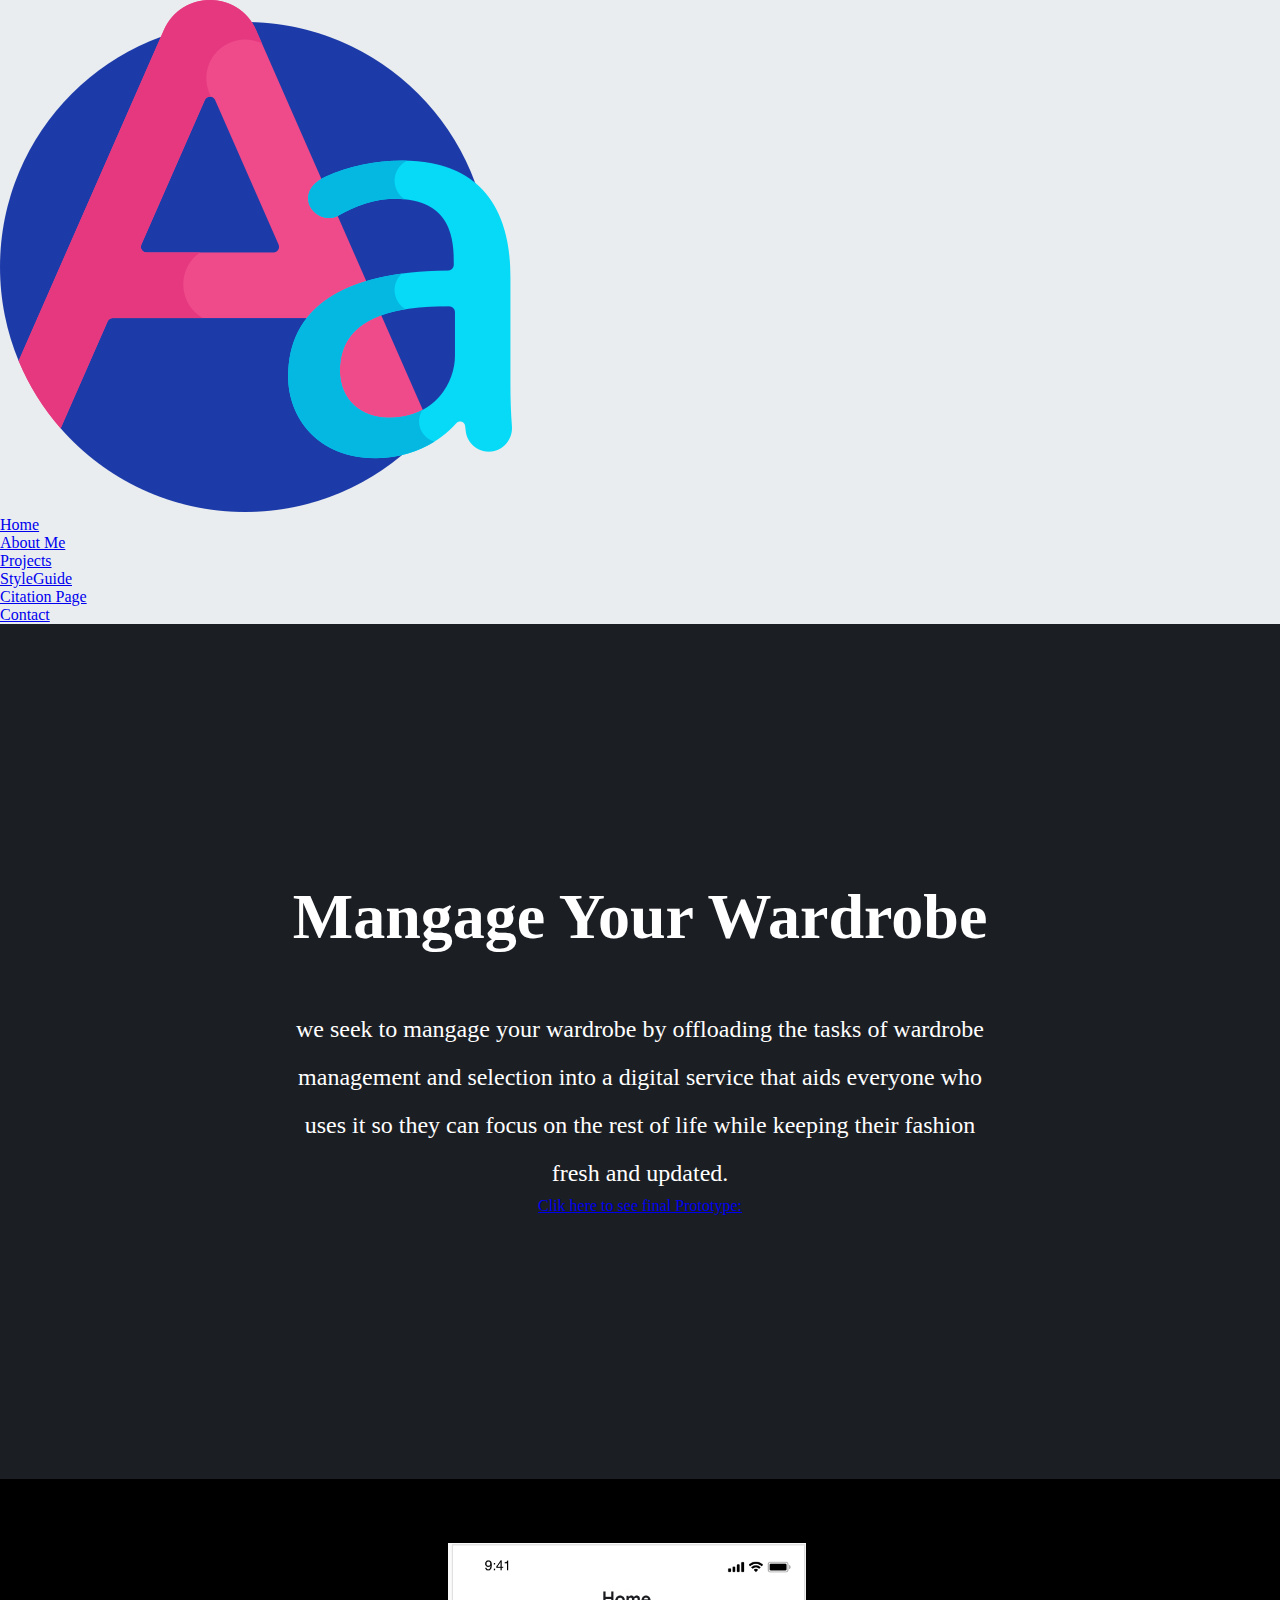
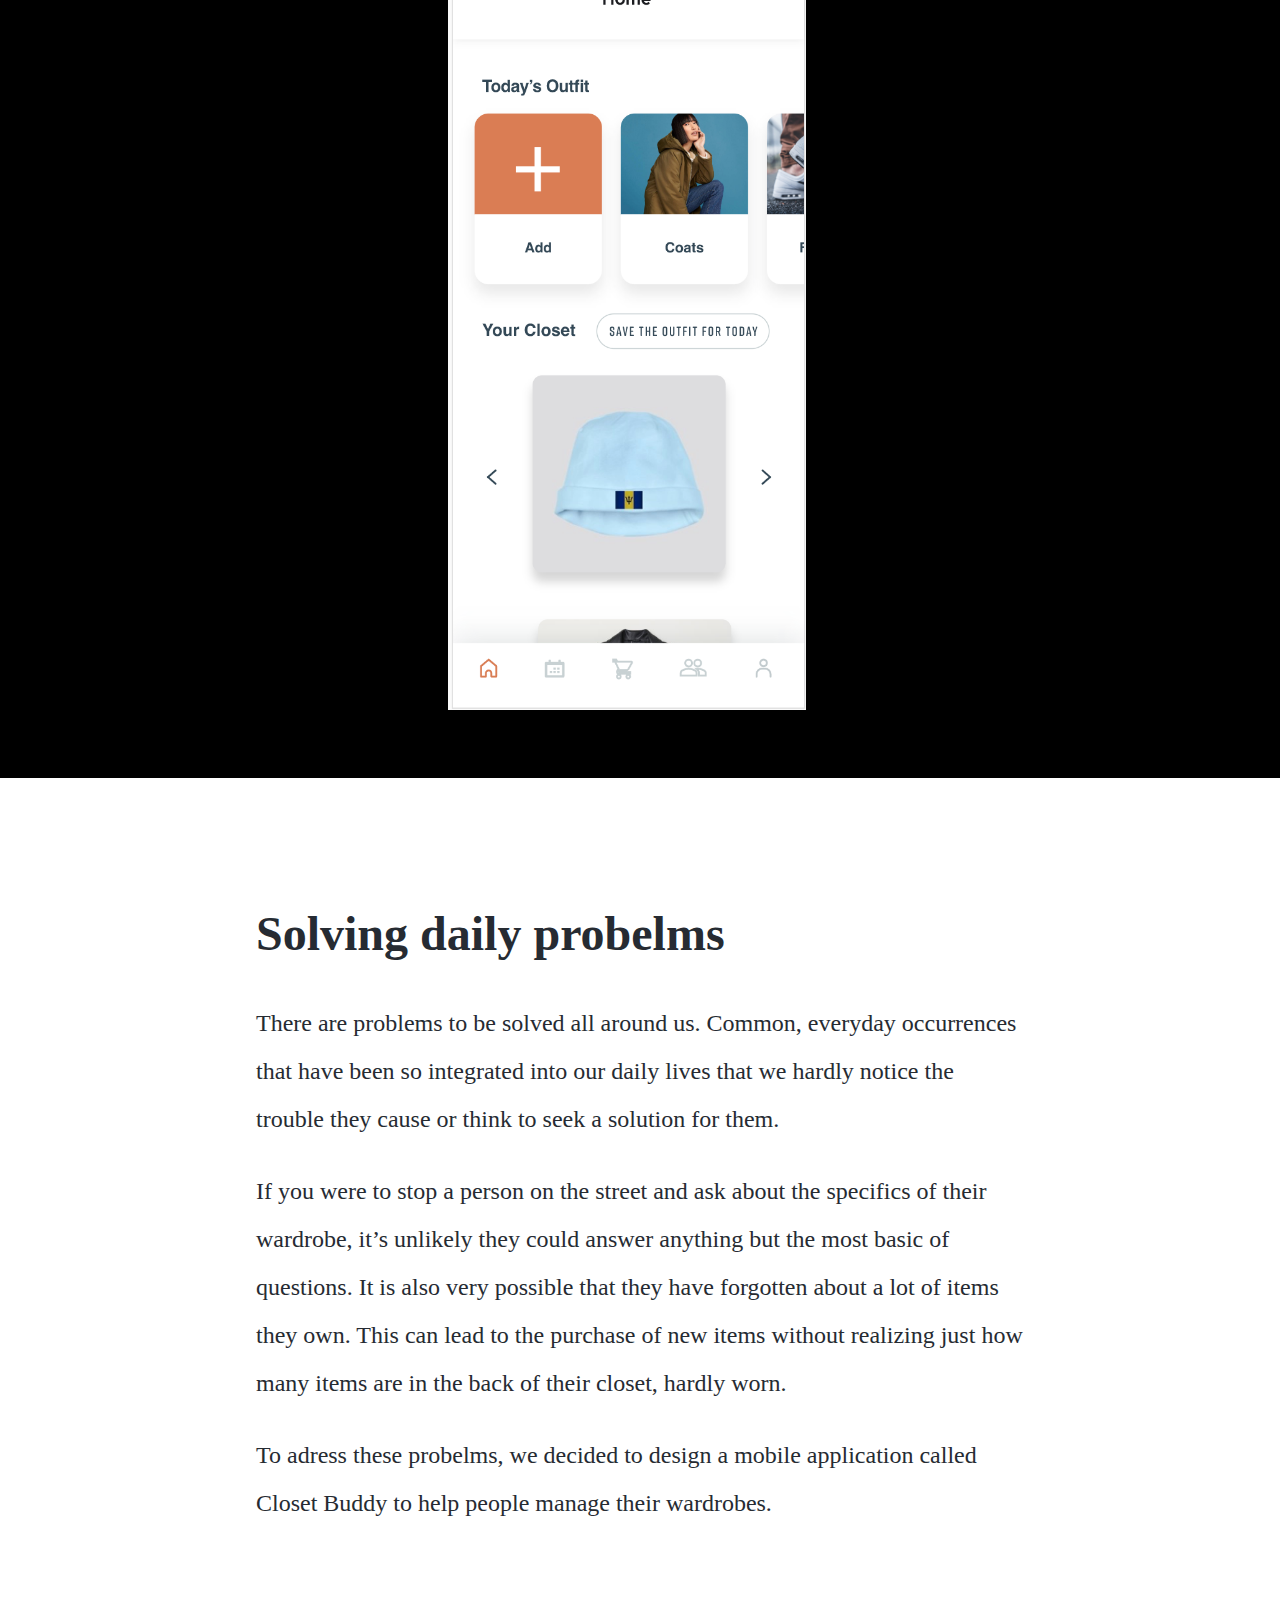
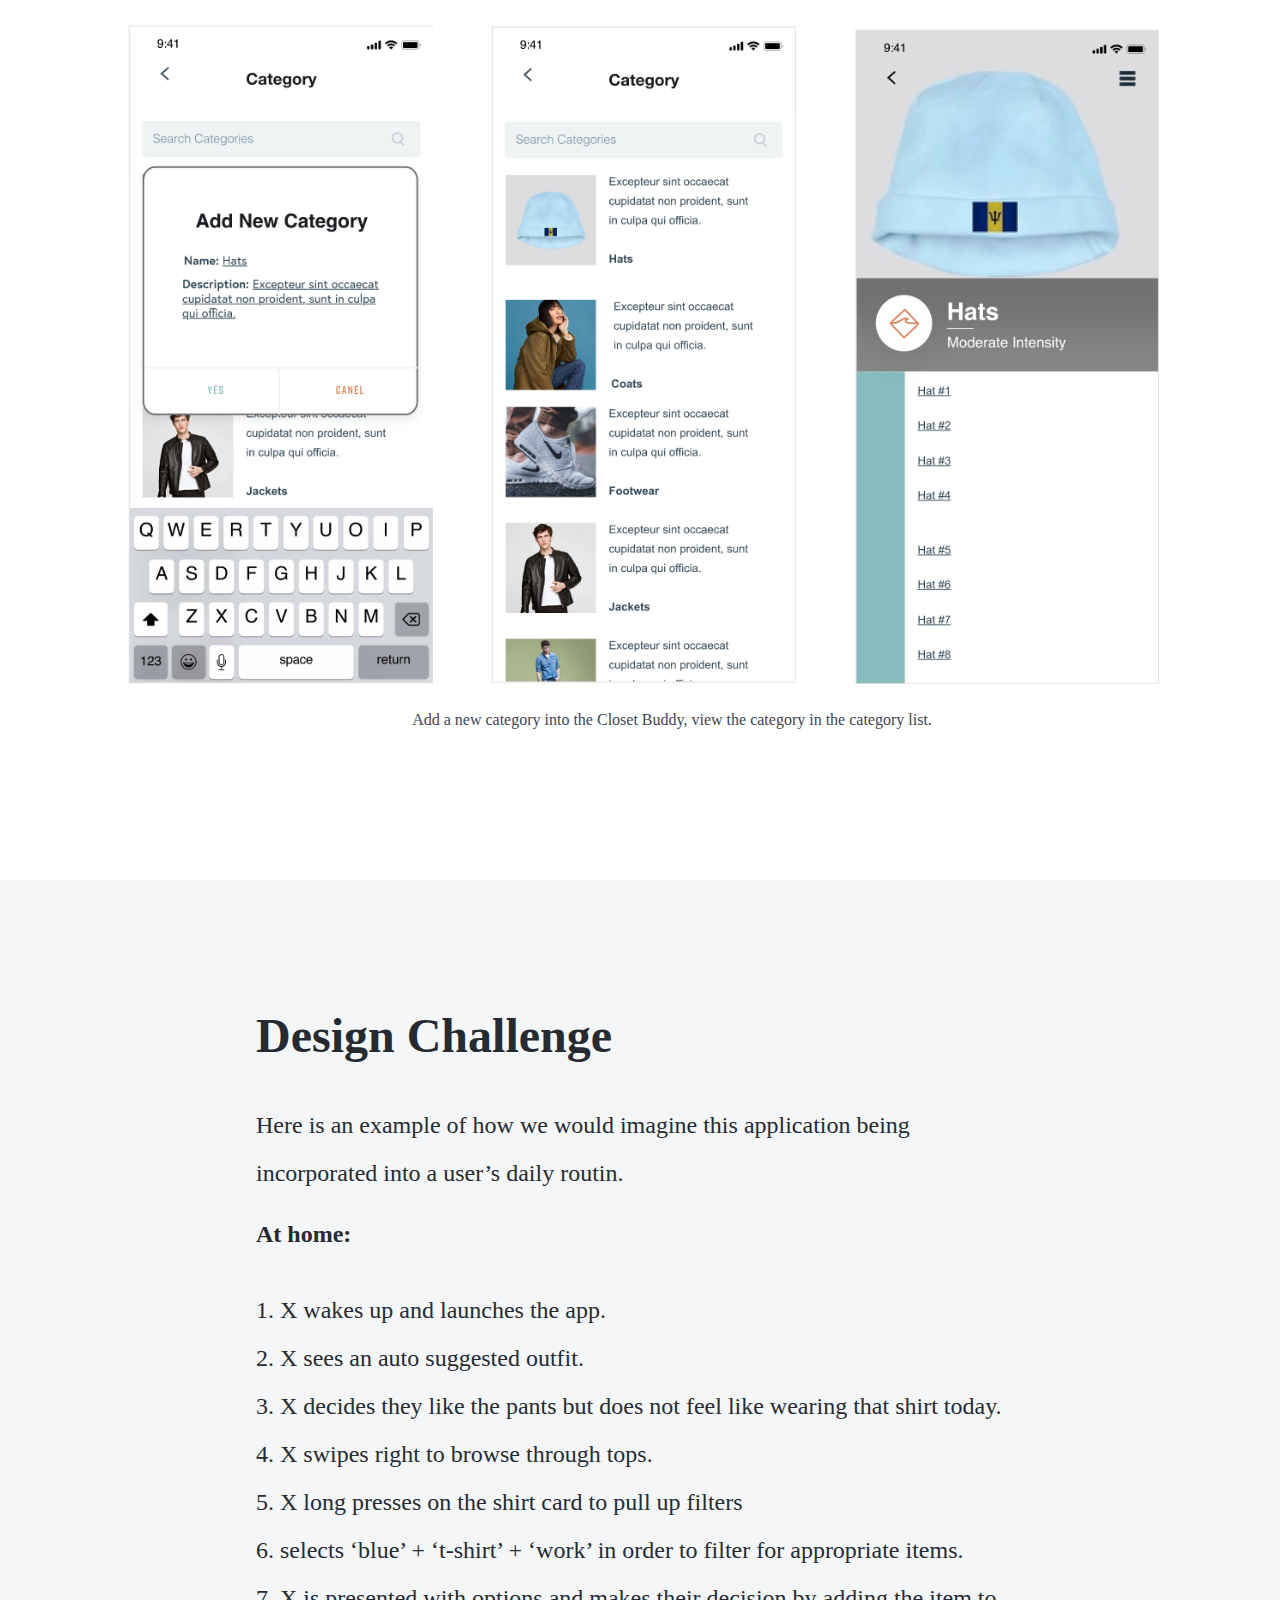
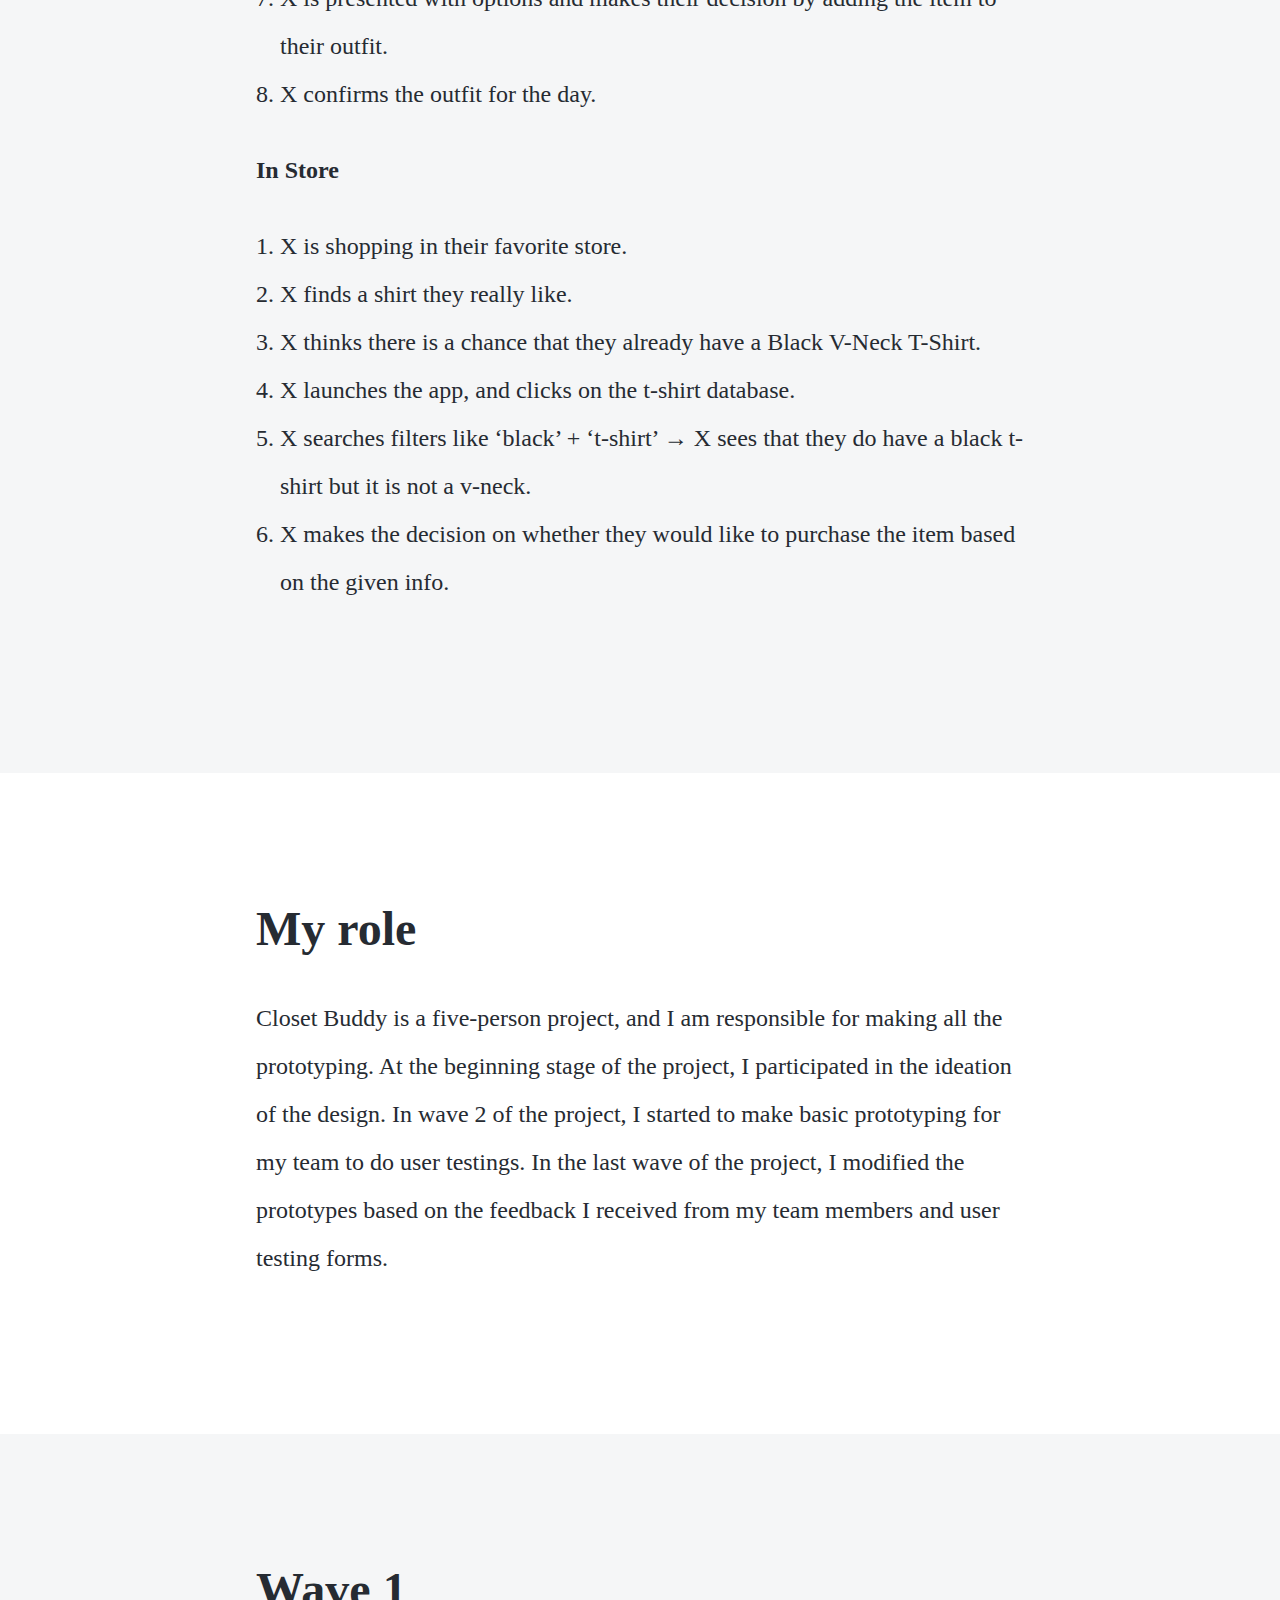
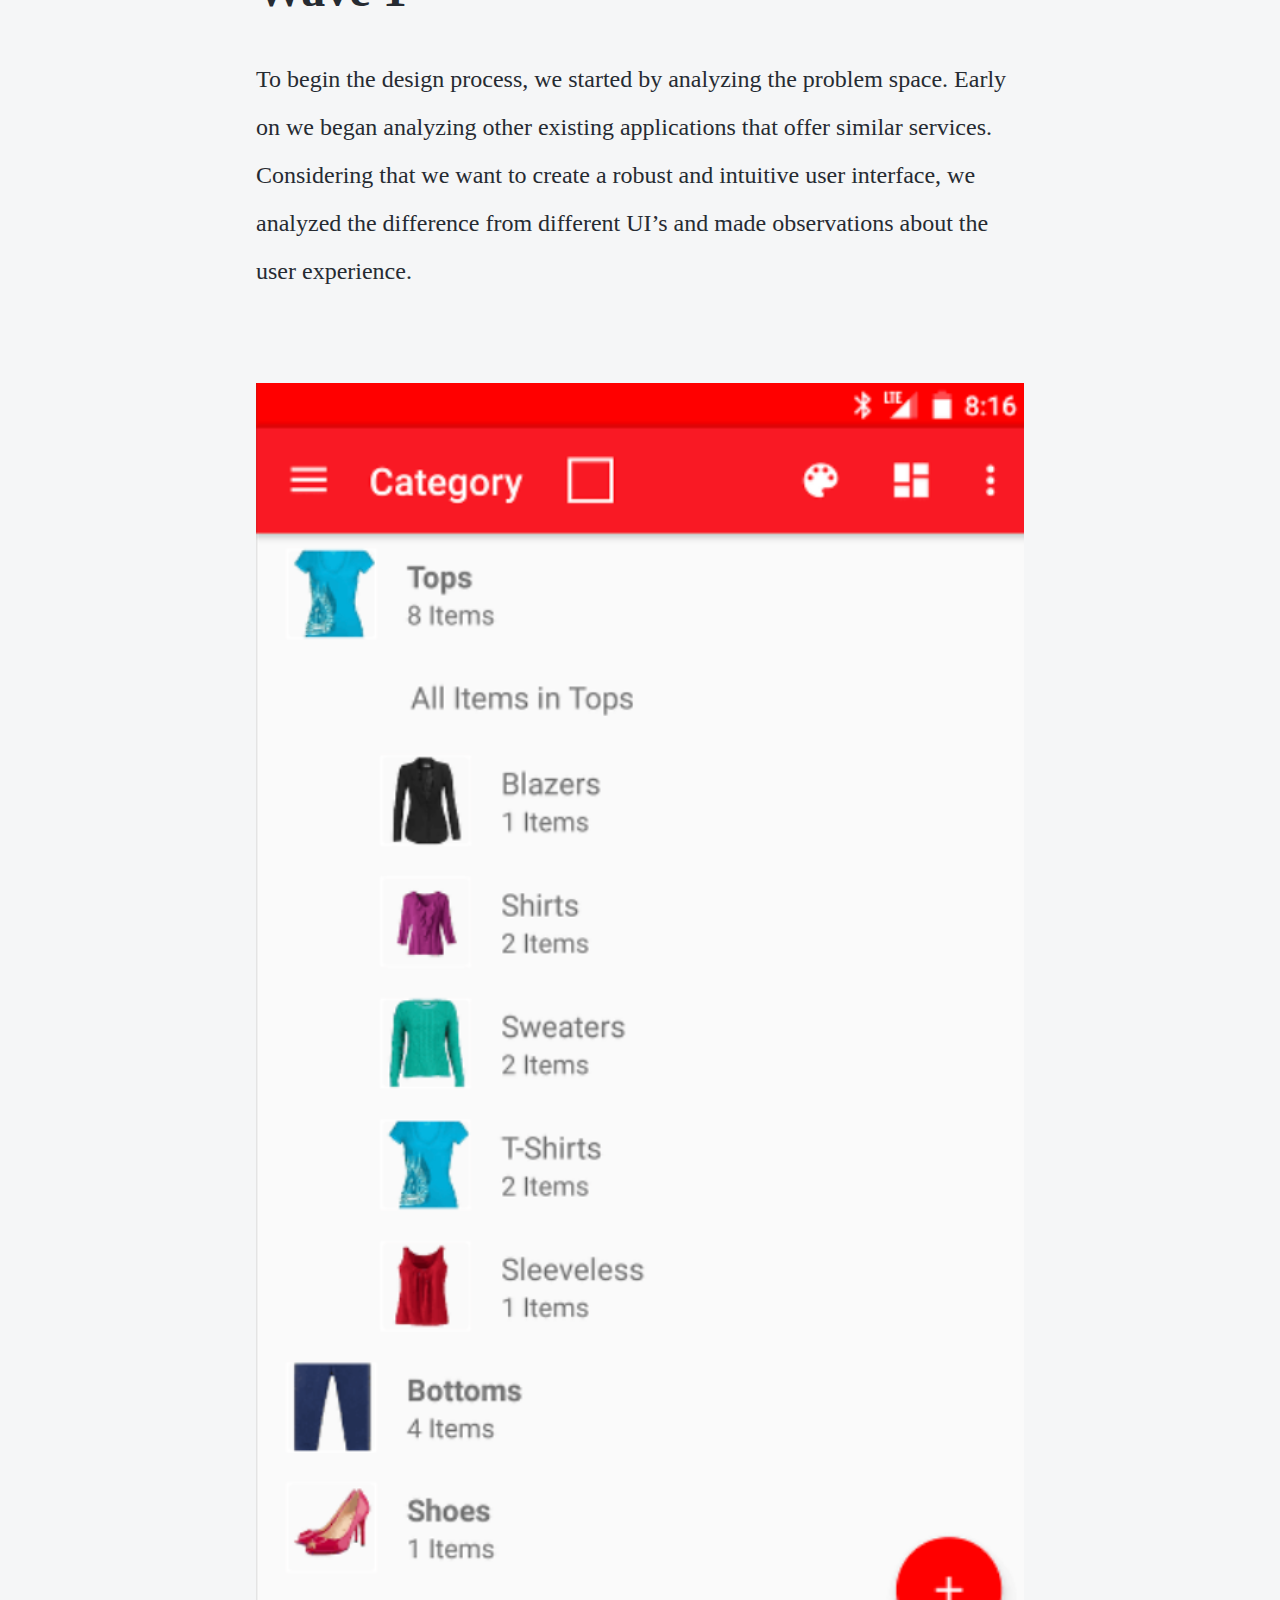
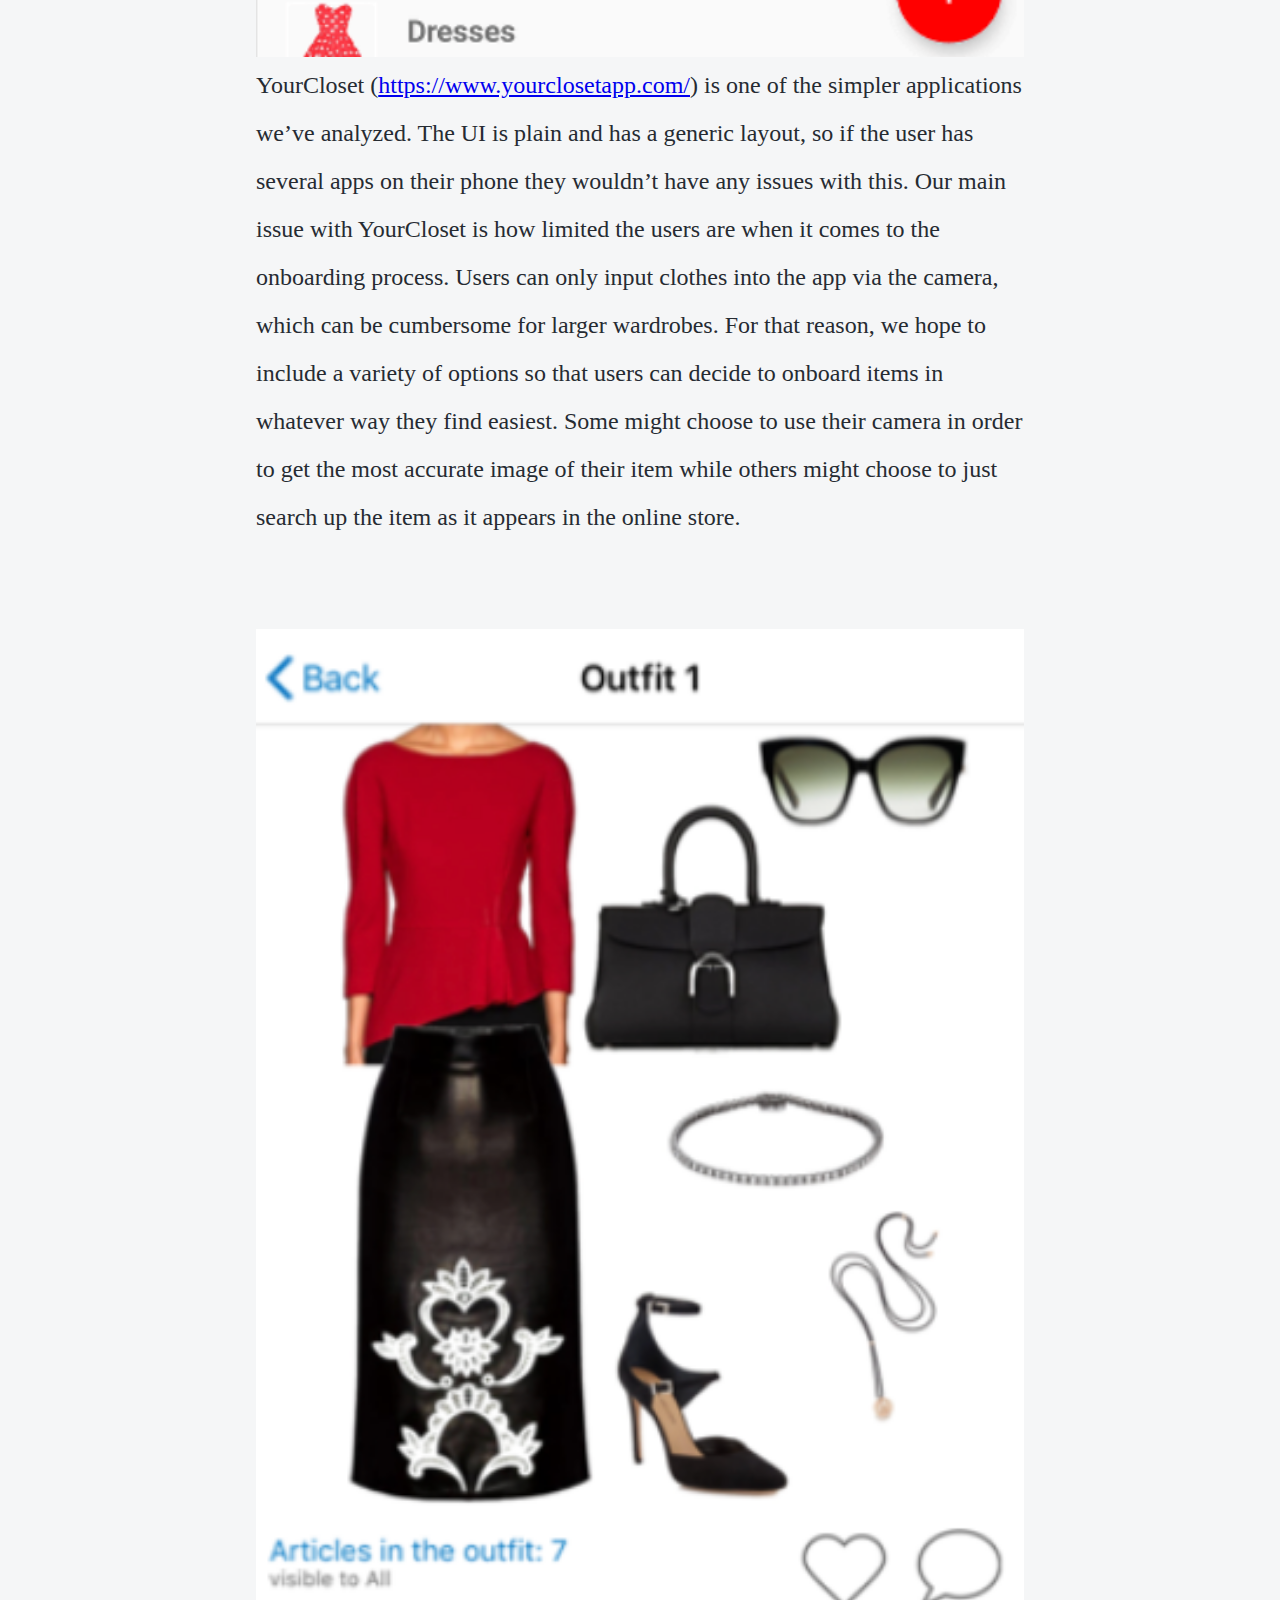
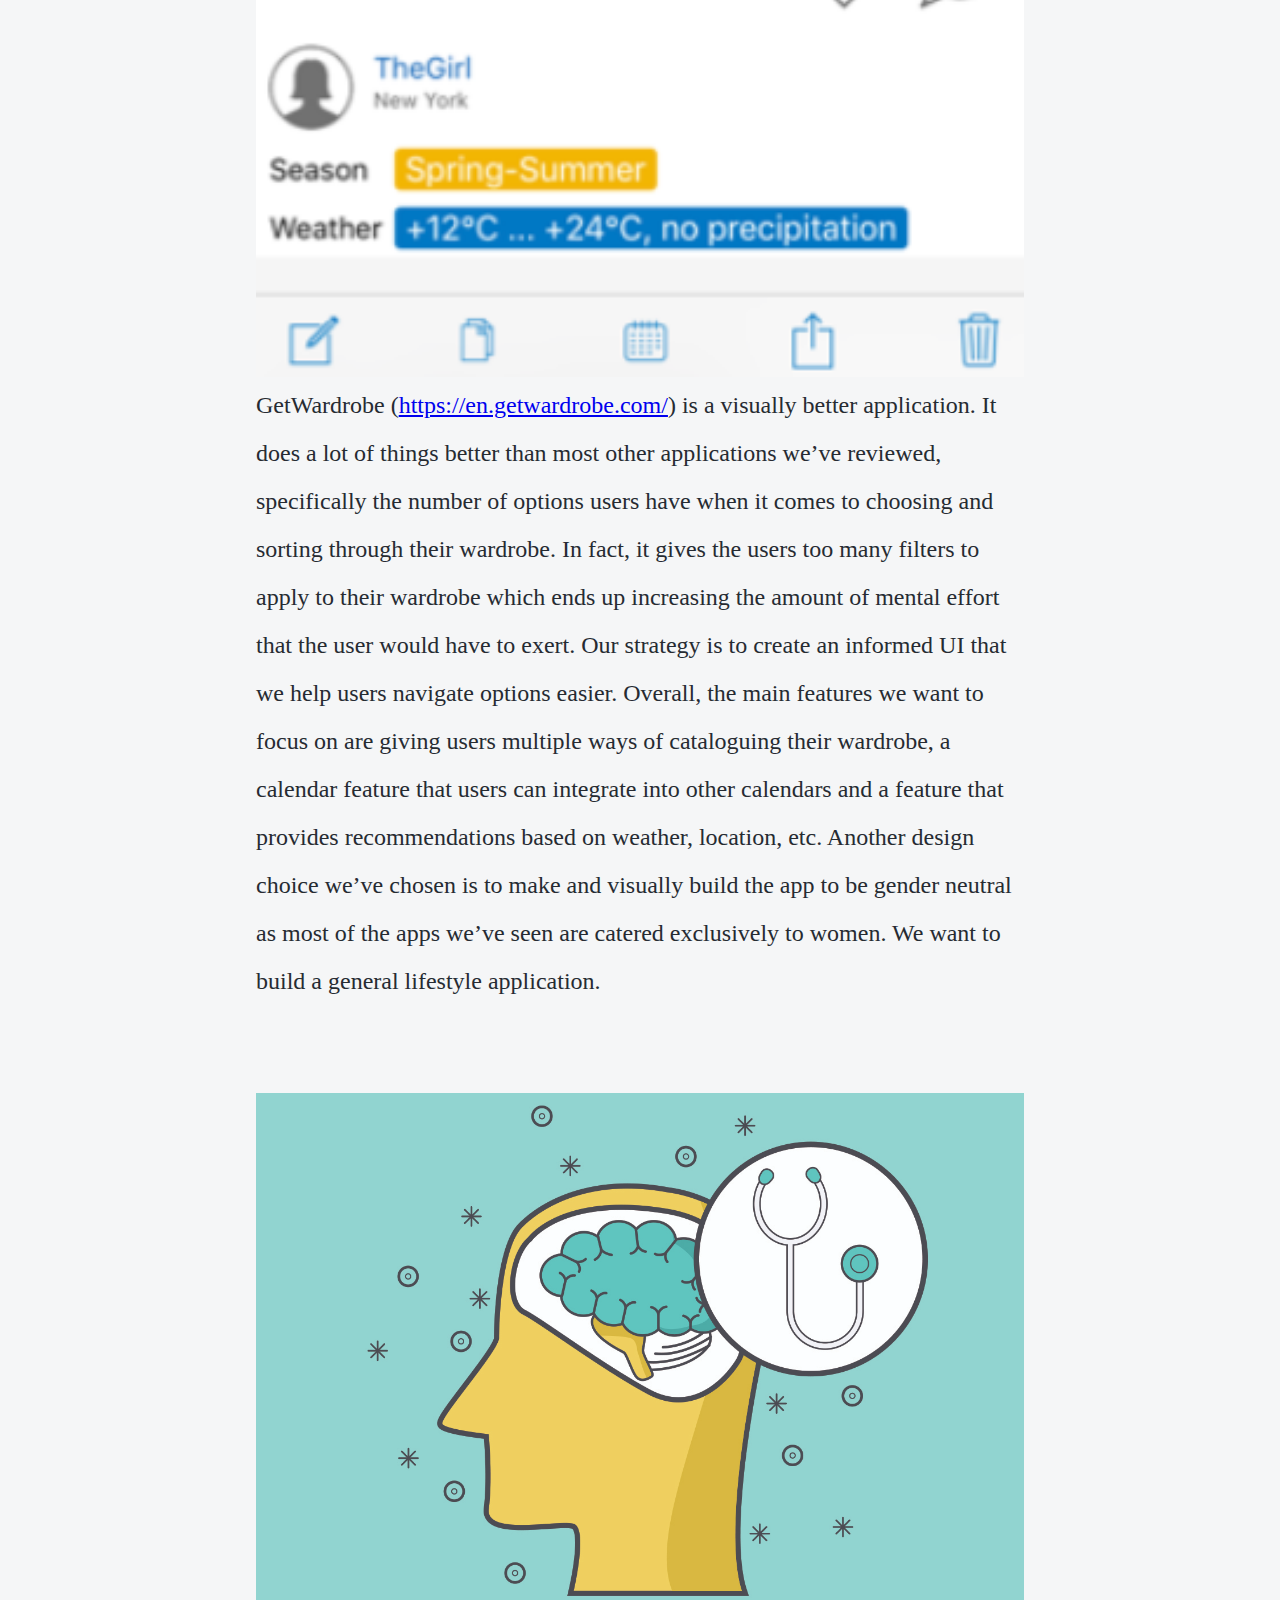
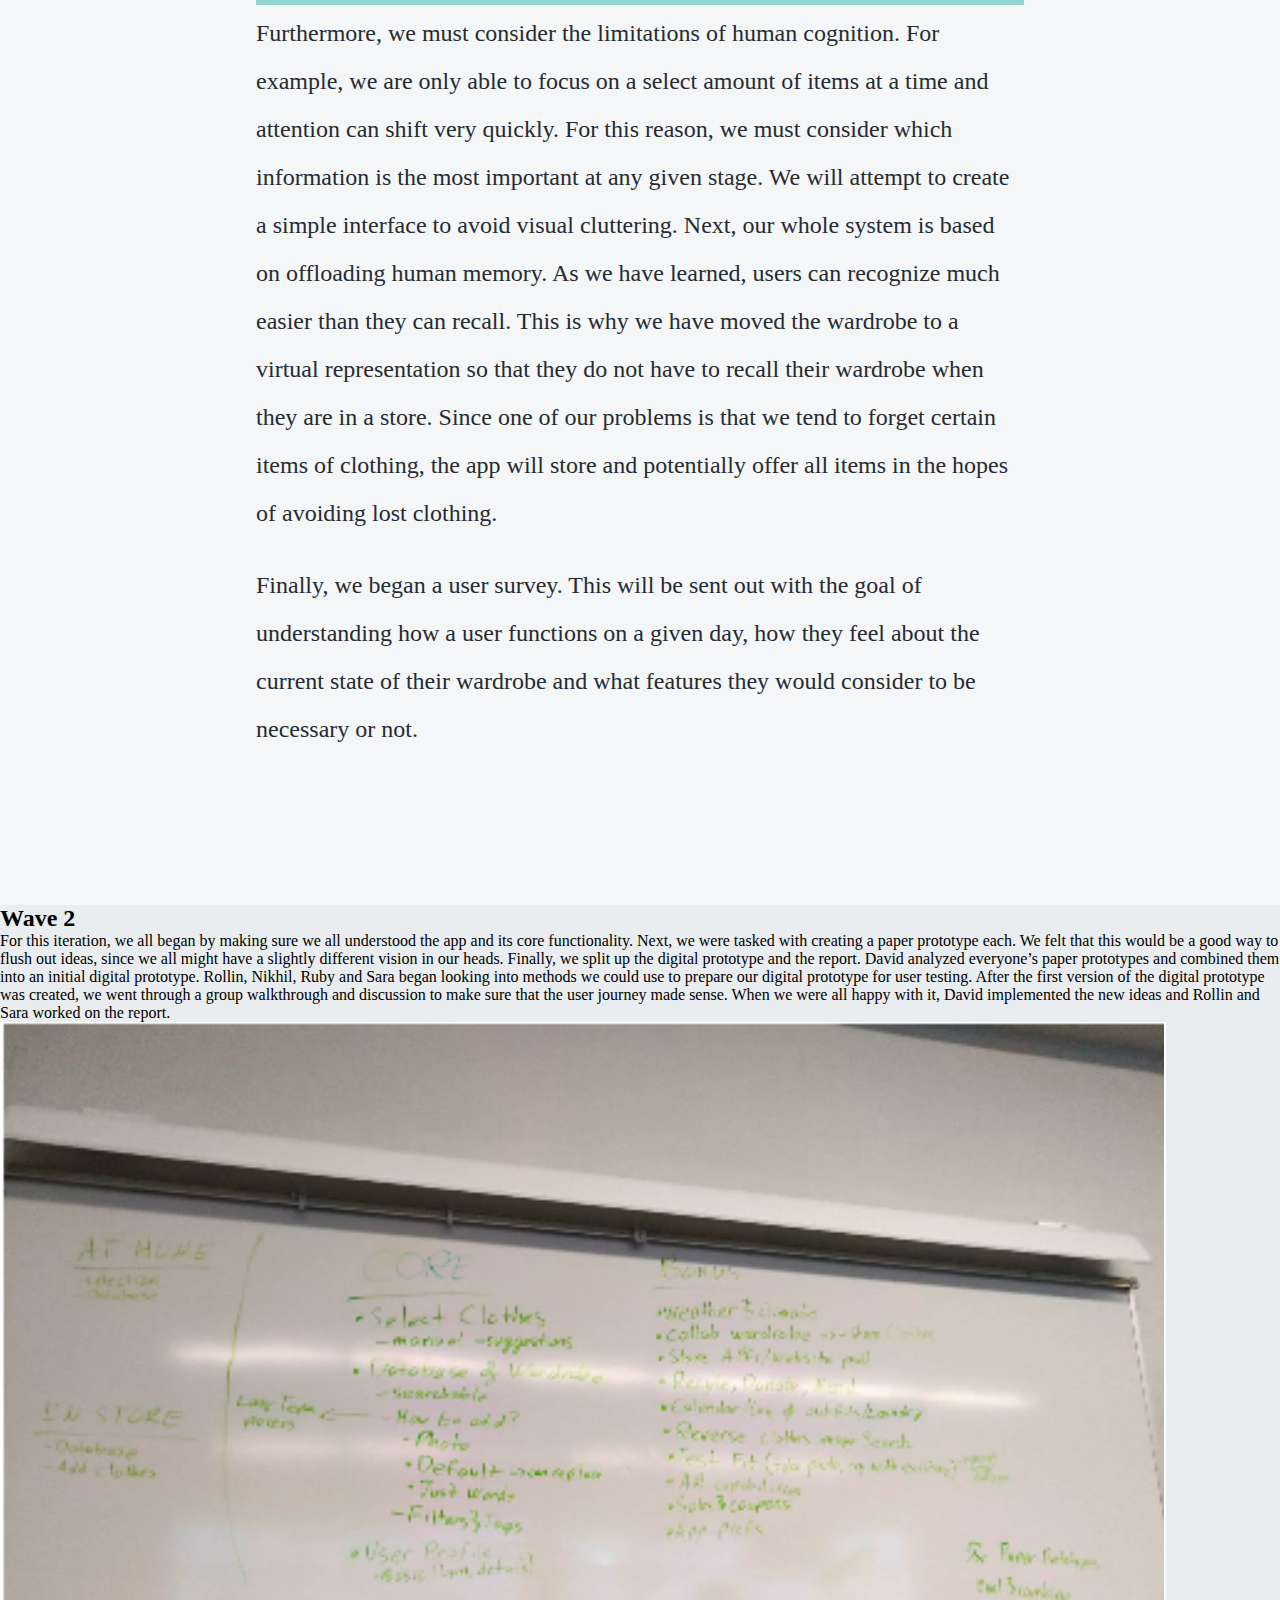
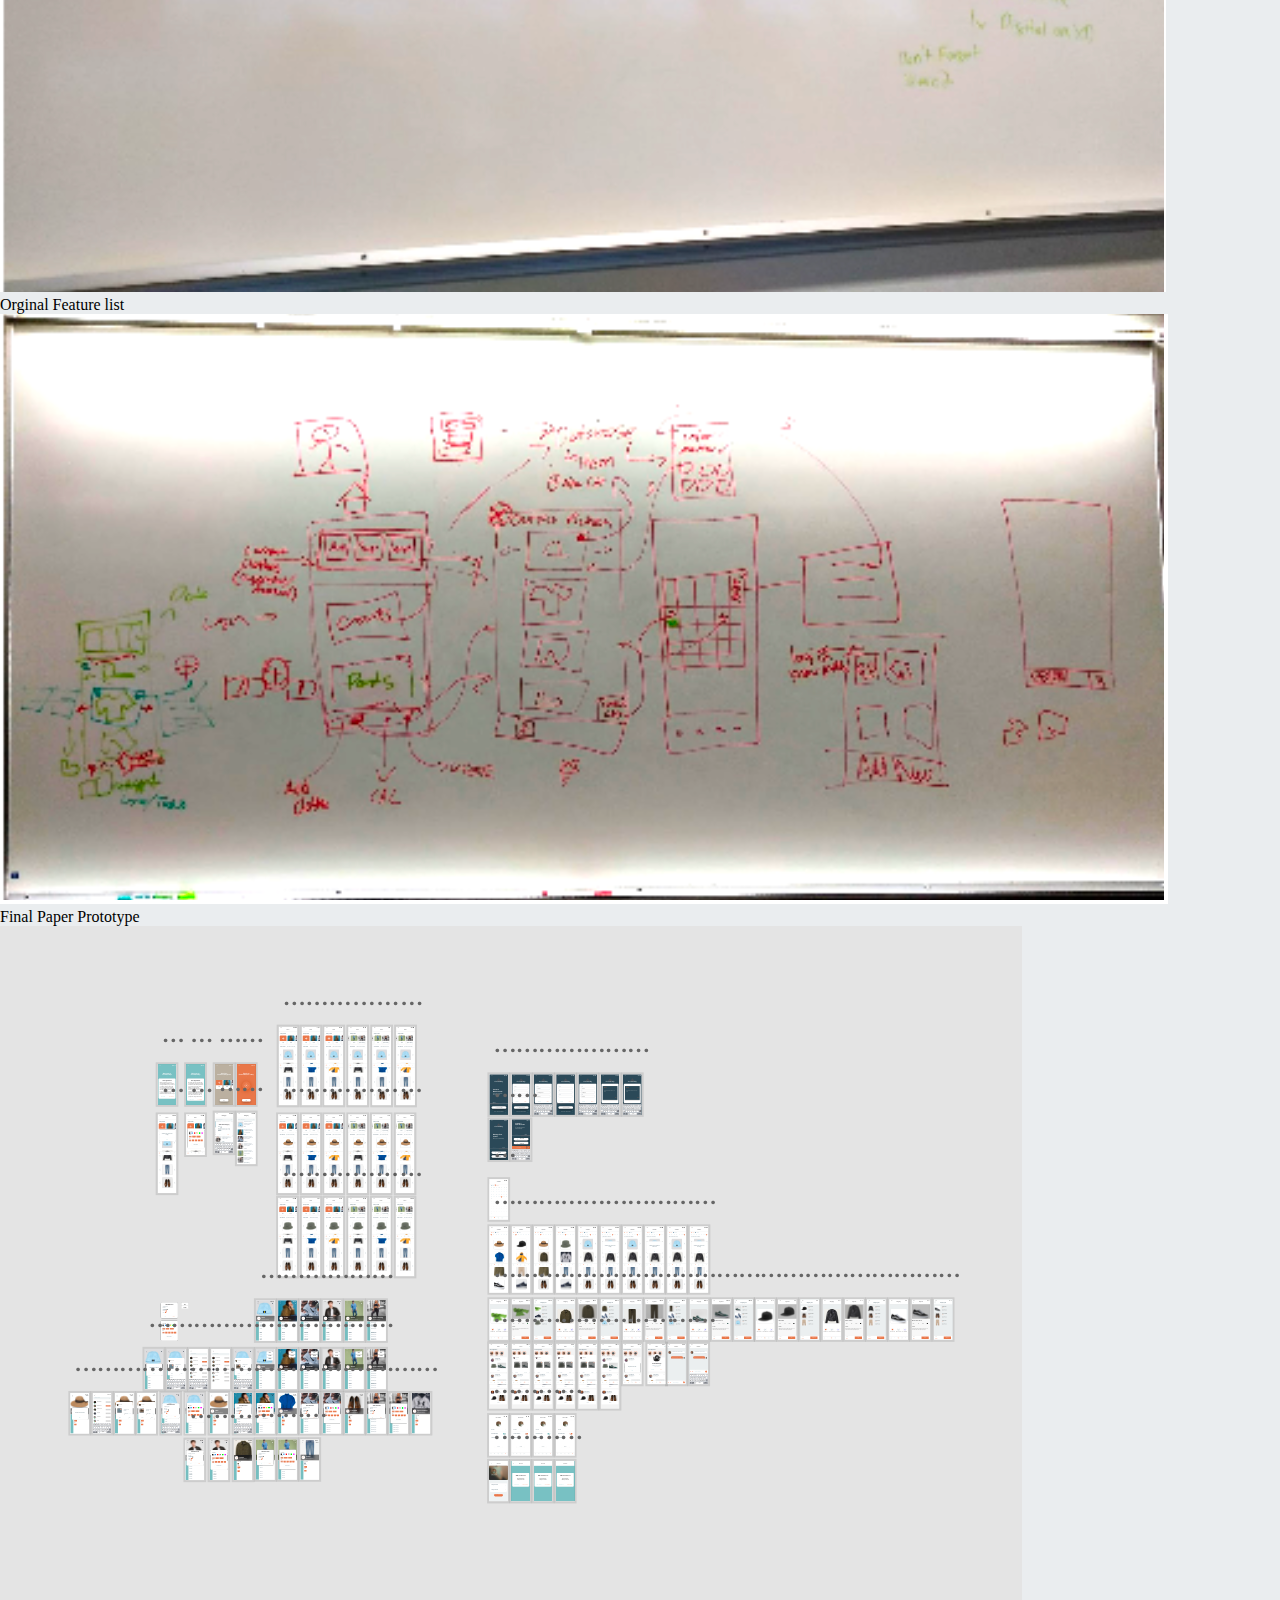
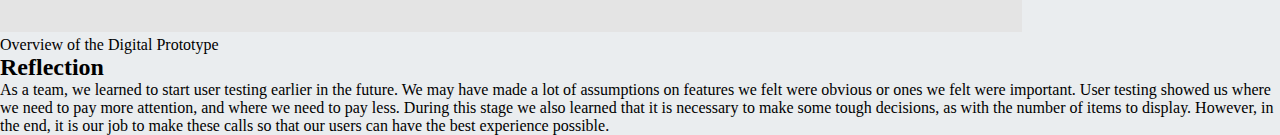
<file: project1.html>
<!DOCTYPE html>
<html lang="en">

<head>
    <meta charset="UTF-8">
    <meta name="viewport" content="width=device-width, initial-scale=1.0">
    <link href="css/grid.css" rel="stylesheet">
    <link href="css/project1.css" rel="stylesheet">

    <title>David Dai | Closet Buddy</title>
</head>

<body>
    <div class="grid">
        <div class="grid-col-1of5">
            <header>
                <nav class="main-nav">
                    <ul>
                        <li><a href="index.html#home"><img src="icon/logo.png" alt="my logo icon"></a></li>
                        <li><a href="index.html#home">Home</a></li>
                        <li><a href="index.html#about-me">About Me</a></li>
                        <li><a href="index.html#project">Projects</a></li>
                        <li><a href="styleGuide.html">StyleGuide</a></li>
                        <li><a href="citation.html">Citation Page</a></li>
                        <li><a href="index.html#contact">Contact</a></li>
                    </ul>
                </nav>
            </header>
        </div>

        <div class="grid-col-4of5 main-content">

            <div class="project1-content">
                <section id="intro">
                    <h2>Mangage Your Wardrobe</h2>
                    <p>we seek to mangage your wardrobe by offloading the tasks of wardrobe management and selection
                        into a digital service
                        that aids everyone who uses it so they can focus on the rest of life while keeping their fashion
                        fresh and updated.</p>

                    <a class="final-link" href="https://xd.adobe.com/view/a3fb6657-885a-431c-5982-e4875e7a1f8d-d5ca/"
                        target="_blank">Clik here to see ​final Prototype:</a>
                </section>

                <div id="intro-img">
                    <img src="img/project1/1.png" alt="test">
                </div>

                <section id="intro-content">
                    <div class="top">
                        <h2>Solving daily probelms</h2>
                        <p>There are problems to be solved all around us. Common, everyday occurrences that have been so
                            integrated into our daily lives that we hardly notice the trouble they cause or think to
                            seek a
                            solution for them.</p>
                        <p>If you were to stop a person on the street and ask about the specifics of their wardrobe,
                            it’s
                            unlikely they could answer anything but the most basic of questions. It is also very
                            possible
                            that they have forgotten about a lot of items they own. This can lead to the purchase of new
                            items without realizing just how many items are in the back of their closet, hardly worn.
                        </p>
                        <p id="special-p">To adress these probelms, we decided to design a mobile application called
                            Closet Buddy to help
                            people manage their
                            wardrobes.</p>
                    </div>

                    <div class="bottom">
                        <img src="img/project1/3.png" alt="add new catgory screen">
                        <img src="img/project1/4.png" alt="category list screen">
                        <img id="special-img" src="img/project1/5.png" alt="individual category screen">
                        <p class="img-caption">Add a new category into the Closet Buddy, view the category in the
                            category list.</p>
                    </div>
                </section>

                <section id="design-challenge">
                    <h2>Design Challenge</h2>

                    <p>Here is an example of how we would imagine this application being incorporated into a user’s
                        daily routin.</p>

                    <h3>At home:</h3>
                    <ol>
                        <li>X wakes up and launches the app.</li>
                        <li>X sees an auto suggested outfit.</li>
                        <li>X decides they like the
                            pants but does not feel like wearing that shirt today.</li>
                        <li>X swipes right to browse through tops.</li>
                        <li>X long presses on the shirt card to pull up filters</li>
                        <li>selects ‘blue’ + ‘t-shirt’ + ‘work’ in order to filter for appropriate items.</li>
                        <li>X is presented
                            with options and makes their decision by adding the item to their outfit.</li>
                        <li>X confirms the outfit
                            for the day.</li>
                    </ol>

                    <h3>In Store</h3>
                    <ol>
                        <li>X is shopping in their favorite store.</li>
                        <li>X finds a shirt they really like.</li>
                        <li>X thinks there
                            is a chance that they already have a Black V-Neck T-Shirt.</li>
                        <li>X launches the app, and clicks on the
                            t-shirt database.</li>
                        <li>X searches filters like ‘black’ + ‘t-shirt’ → X sees that they do have a black t-shirt but
                            it is not a v-neck.</li>
                        <li>X makes the decision on whether they would like to
                            purchase the item based on the given info.</li>
                    </ol>

                </section>

                <section id="role">
                    <h2>My role</h2>
                    <p>Closet Buddy is a five-person project, and I am responsible for making all the prototyping. At
                        the beginning stage of the project, I participated in the ideation of the design. In wave 2 of
                        the project, I started to make basic prototyping for my team to do user testings. In the last
                        wave of the project, I modified the prototypes based on the feedback I received from my team
                        members and user testing forms.</p>
                </section>

                <section id="wave1">
                    <h2>Wave 1</h2>
                    <p>To begin the design process, we started by analyzing the problem space. Early on we began
                        analyzing other existing applications that offer similar services. Considering that we want to
                        create a robust and intuitive user interface, we analyzed the difference from different UI’s and
                        made
                        observations about the user experience.</p>

                    <div class="case1">
                        <img src="img/project1/cases/1.png" alt="case 1 study image">
                        <p>
                            YourCloset (<a href="https://www.yourclosetapp.com/"
                                target="_blank">https://www.yourclosetapp.com/</a>) is one
                            of the simpler applications we’ve analyzed.
                            The UI is plain and has a generic layout, so if the user has several apps on their phone
                            they
                            wouldn’t have any issues with this. Our main issue with YourCloset is how limited the users
                            are
                            when it comes to the onboarding process. Users can only input clothes into the app via the
                            camera, which can be cumbersome for larger wardrobes. For that reason, we hope to include a
                            variety of options so that users can decide to onboard items in whatever way they find
                            easiest.
                            Some might choose to use their camera in order to get the most accurate image of their item
                            while others might choose to just search up the item as it appears in the online store.
                        </p>
                    </div>

                    <div class="case2">
                        <img src="img/project1/cases/2.png" alt="case 2 study image">
                        <p>
                            GetWardrobe (<a href="https://en.getwardrobe.com/"
                                target="_blank">https://en.getwardrobe.com/</a>) is a visually better application. It
                            does a
                            lot of
                            things better than most other applications we’ve reviewed, specifically the number of
                            options
                            users have when it comes to choosing and sorting through their wardrobe. In fact, it gives
                            the
                            users too many filters to apply to their wardrobe which ends up increasing the amount of
                            mental
                            effort that the user would have to exert. Our strategy is to create an informed UI that we
                            help
                            users navigate options easier. Overall, the main features we want to focus on are giving
                            users
                            multiple ways of cataloguing their wardrobe, a calendar feature that users can integrate
                            into
                            other calendars and a feature that provides recommendations based on weather, location, etc.
                            Another design choice we’ve chosen is to make and visually build the app to be gender
                            neutral as
                            most of the apps we’ve seen are catered exclusively to women. We want to build a general
                            lifestyle application.
                        </p>
                    </div>

                    <div class="cog">
                        <img src="img/project1/cases/3.jpg" alt="human brain image">
                        <p>
                            Furthermore, we must consider the limitations of human cognition. For example, we are only
                            able
                            to focus on a select amount of items at a time and attention can shift very quickly. For
                            this
                            reason, we must consider which information is the most important at any given stage. We will
                            attempt to create a simple interface to avoid visual cluttering. Next, our whole system is
                            based
                            on offloading human memory. As we have learned, users can recognize much easier than they
                            can
                            recall. This is why we have moved the wardrobe to a virtual representation so that they do
                            not
                            have to recall their wardrobe when they are in a store. Since one of our problems is that we
                            tend to forget certain items of clothing, the app will store and potentially offer all items
                            in
                            the hopes of avoiding lost clothing.
                        </p>
                    </div>

                    <p>Finally, we began a user survey. This will be sent out with the goal of understanding how a user
                        functions on a given day, how they feel about the current state of their wardrobe and what
                        features they would consider to be necessary or not.</p>
                </section>

                <section id="wave2">
                    <h2>Wave 2</h2>
                    <p>For this iteration, we all began by making sure we all understood the app and its core
                        functionality. Next, we were tasked with creating a paper prototype each. We felt that this
                        would be a good way to flush out ideas, since we all might have a slightly different vision in
                        our heads. Finally, we split up the digital prototype and the report. David
                        analyzed everyone’s paper prototypes and combined them into an initial digital prototype.
                        Rollin, Nikhil, Ruby and Sara began looking into methods we could use to prepare our digital
                        prototype
                        for user testing. After the first version of the digital prototype was created, we went through
                        a group
                        walkthrough and discussion to make sure that the user journey made sense. When we were all happy
                        with it, David implemented the new ideas and Rollin and Sara worked on the
                        report.
                    </p>

                    <div class="paper">
                        <figure>
                            <img src="img/project1/paper/1.png">
                            <figcaption>Orginal Feature list</figcaption>
                        </figure>

                        <figure>
                            <img src="img/project1/paper/2.png">
                            <figcaption>Final Paper Prototype</figcaption>
                        </figure>
                    </div>

                    <div class="digital">
                        <figure>
                            <img src="img/project1/digital//1.png">
                            <figcaption>Overview of the Digital Prototype</figcaption>
                        </figure>
                    </div>
                </section>

                <section id="reflection">
                    <h2>Reflection</h2>
                    <p>As a team, we learned to start user testing earlier in the future. We may have made a lot of
                        assumptions on
                        features we felt were obvious or ones we felt were important. User testing showed us where we
                        need to pay more attention, and where we need to pay less. During this stage we also learned
                        that it is necessary to make some tough decisions, as with the number of items to display.
                        However, in the end, it is our job to make these calls so that our users can have the best
                        experience possible.</p>
                </section>
            </div>
        </div>
    </div>

</body>

</html>
</file>
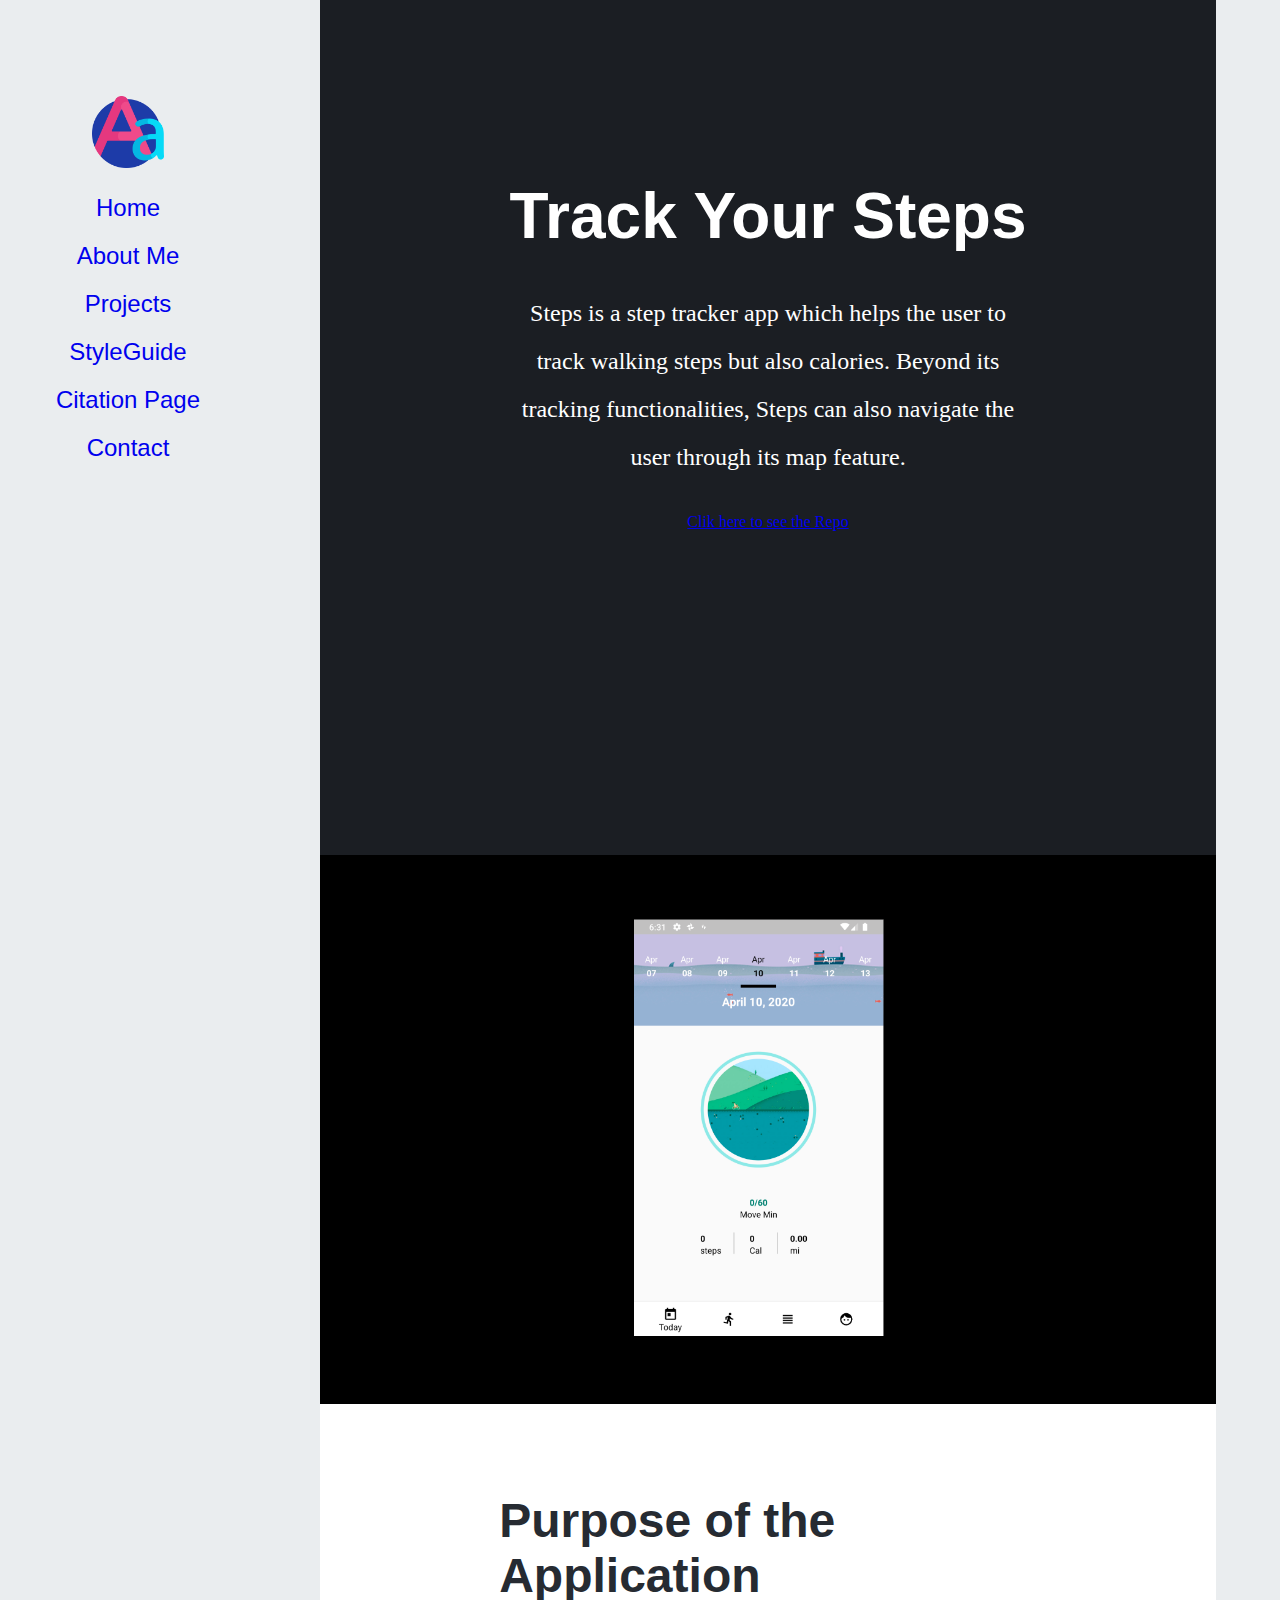
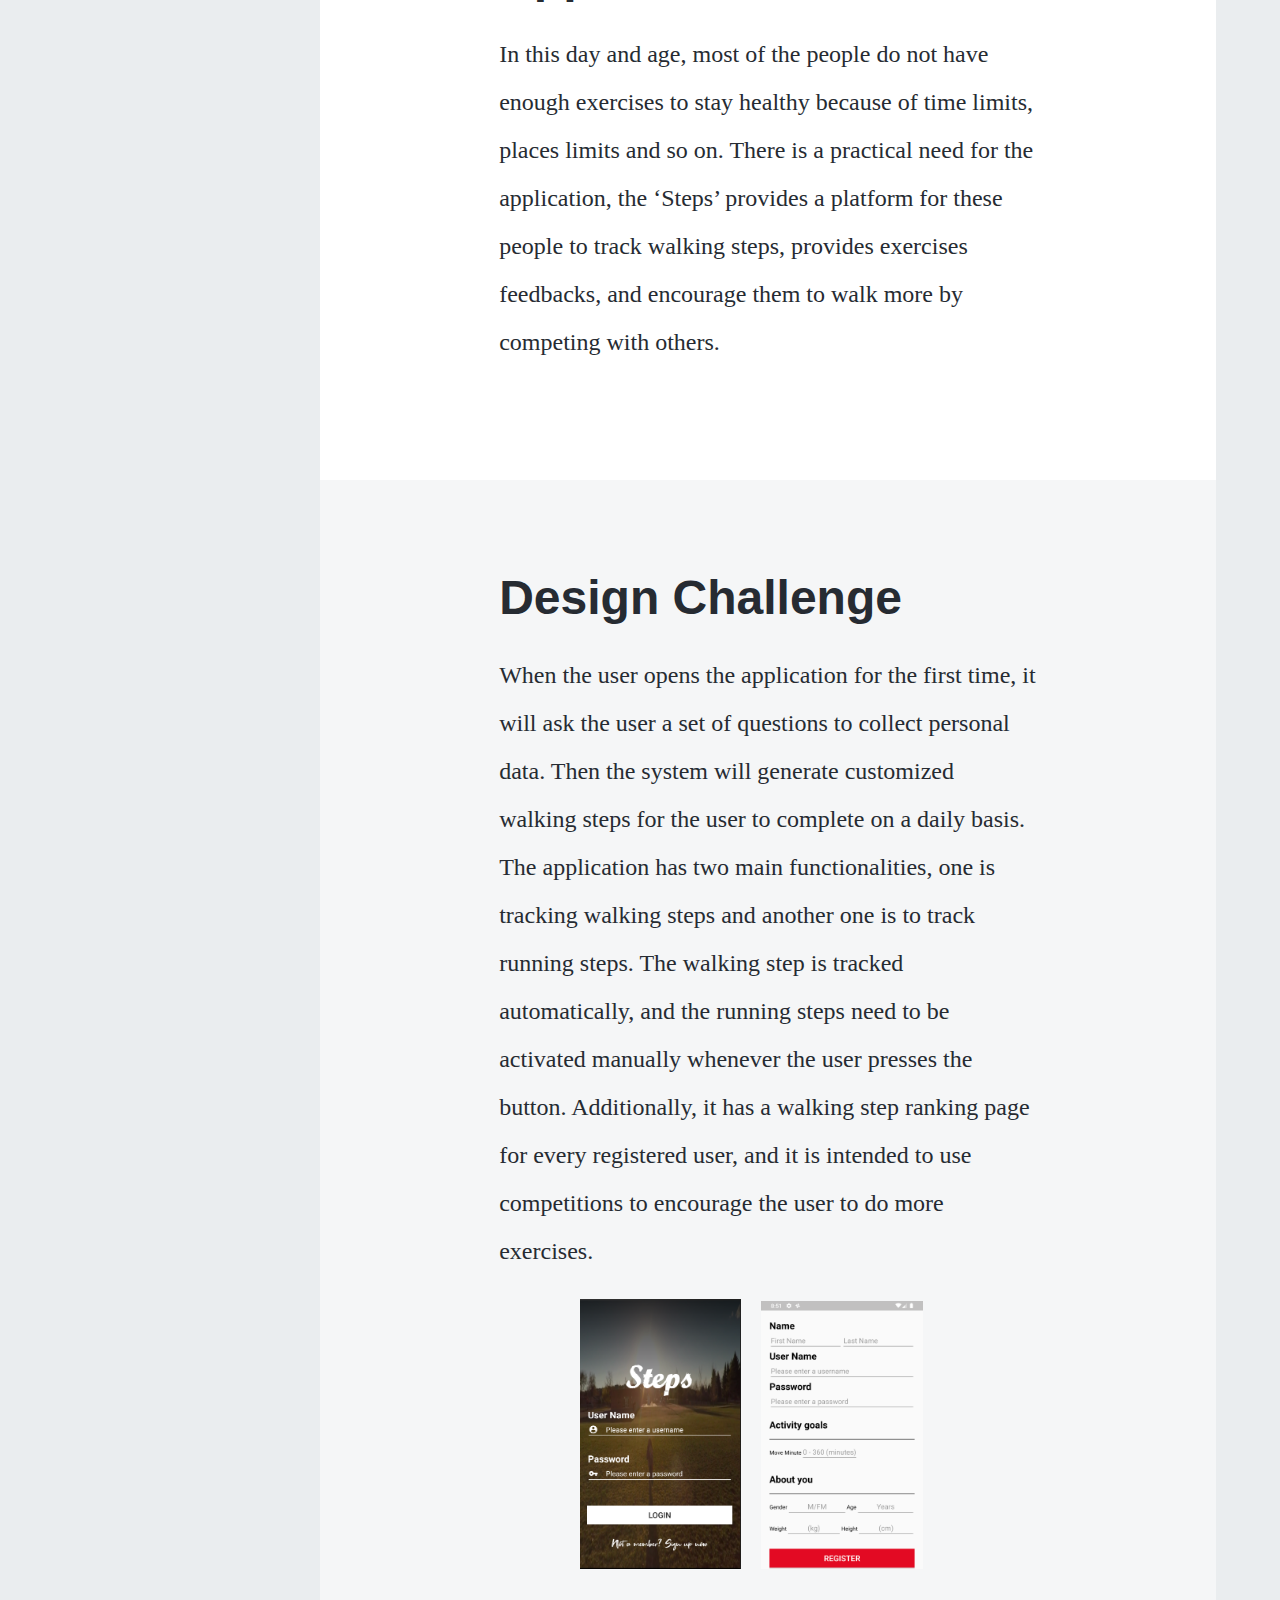
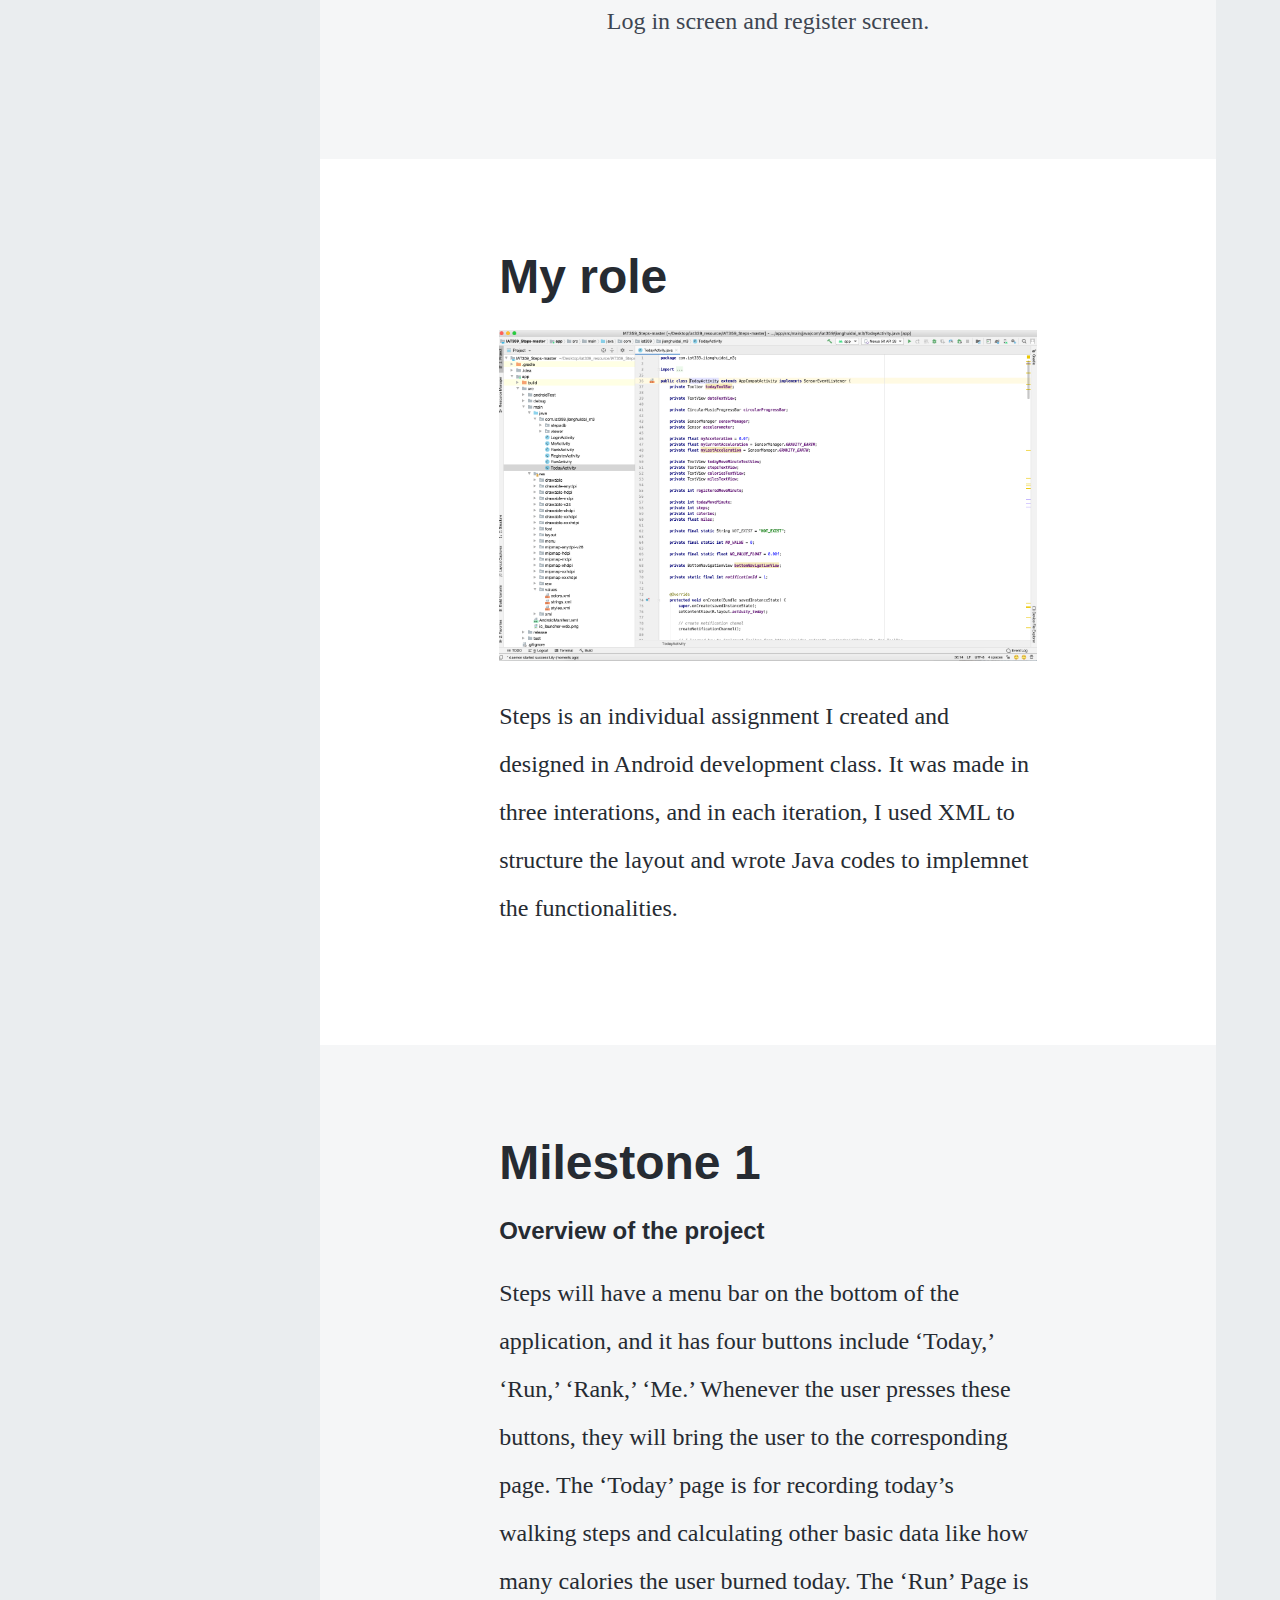
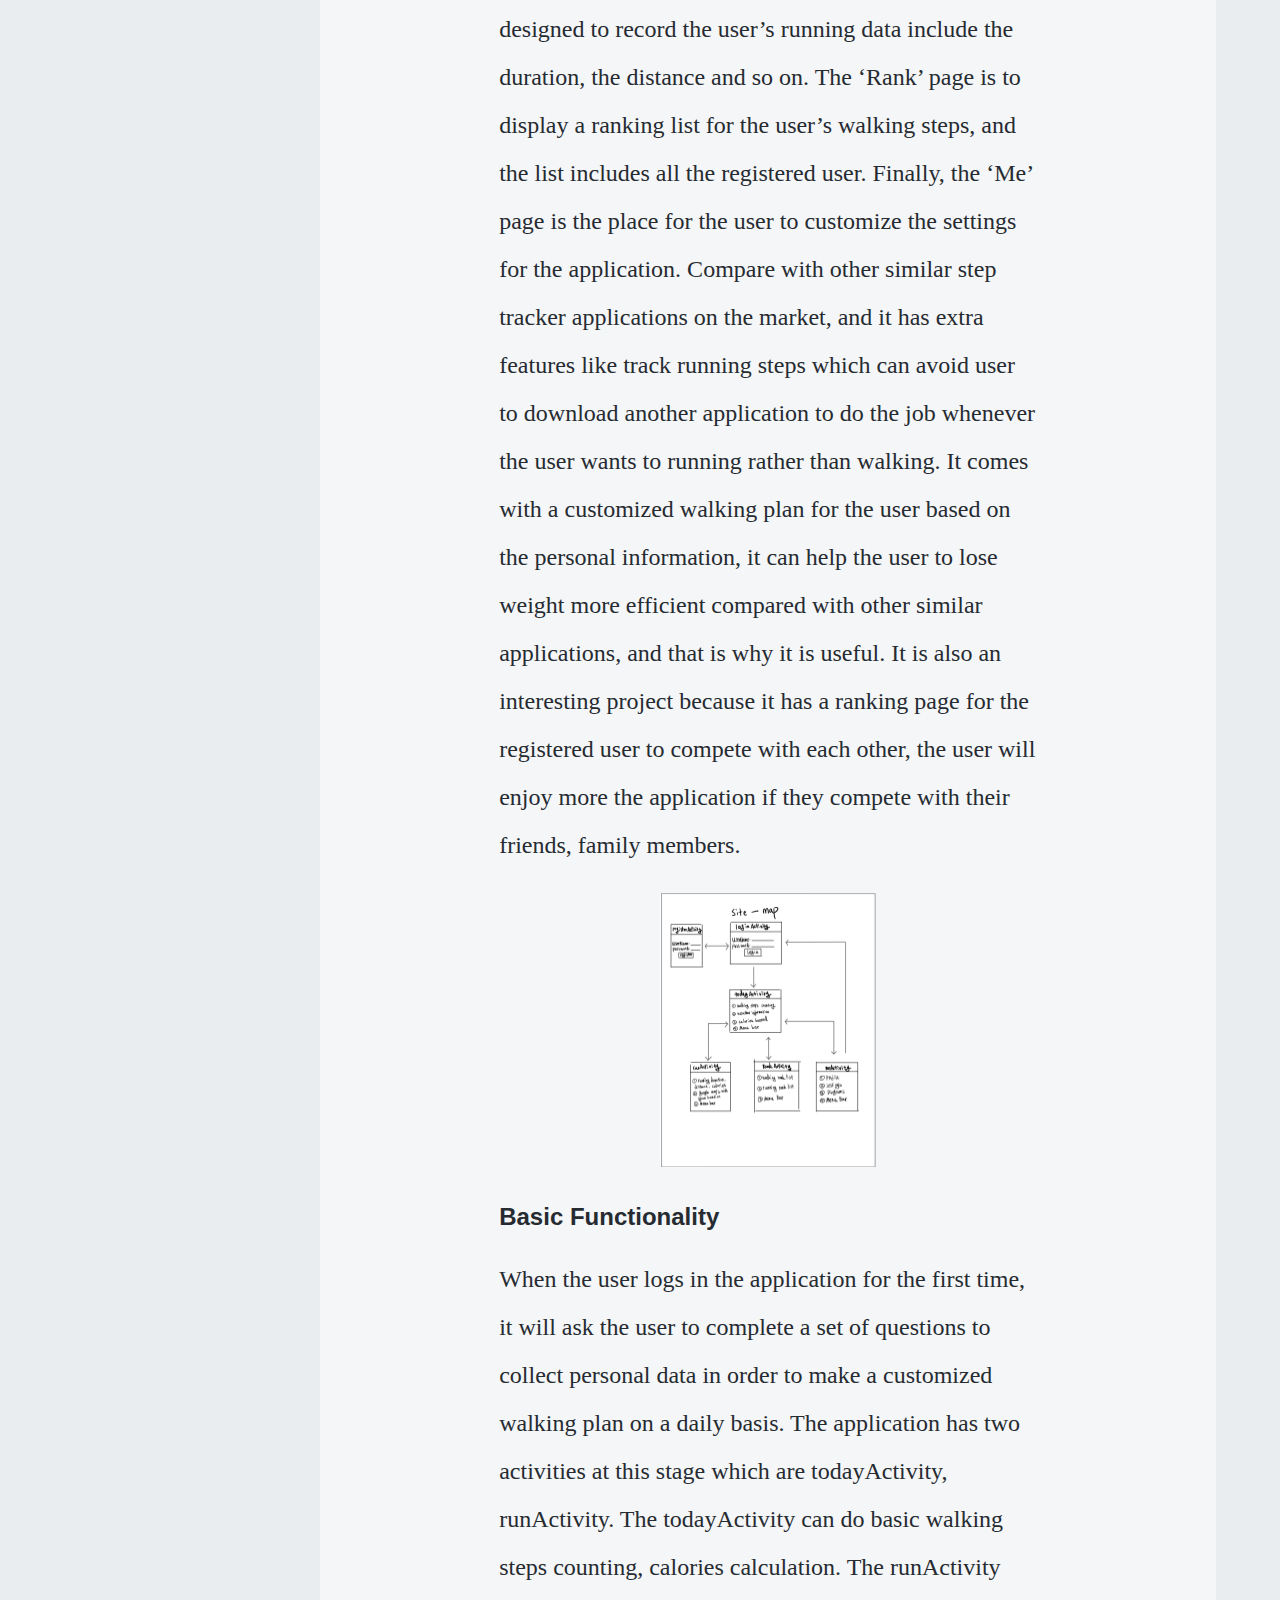
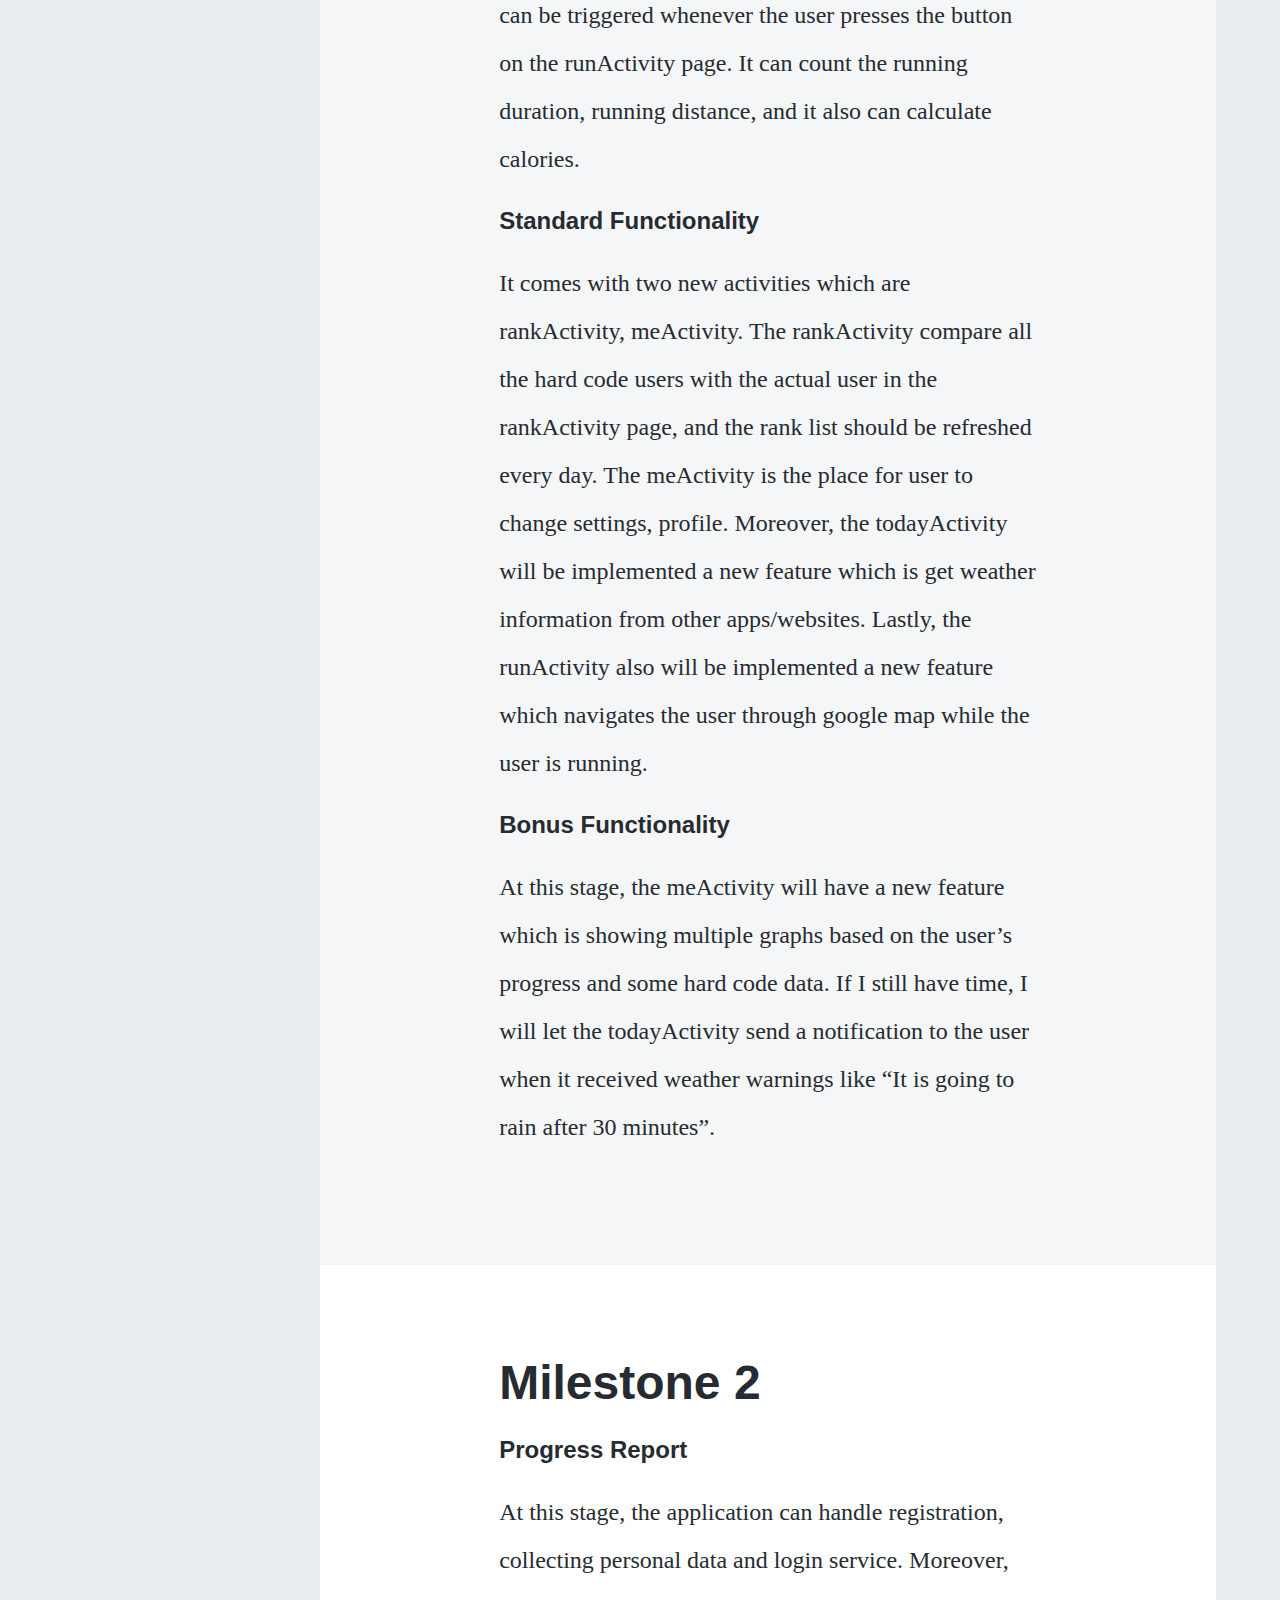
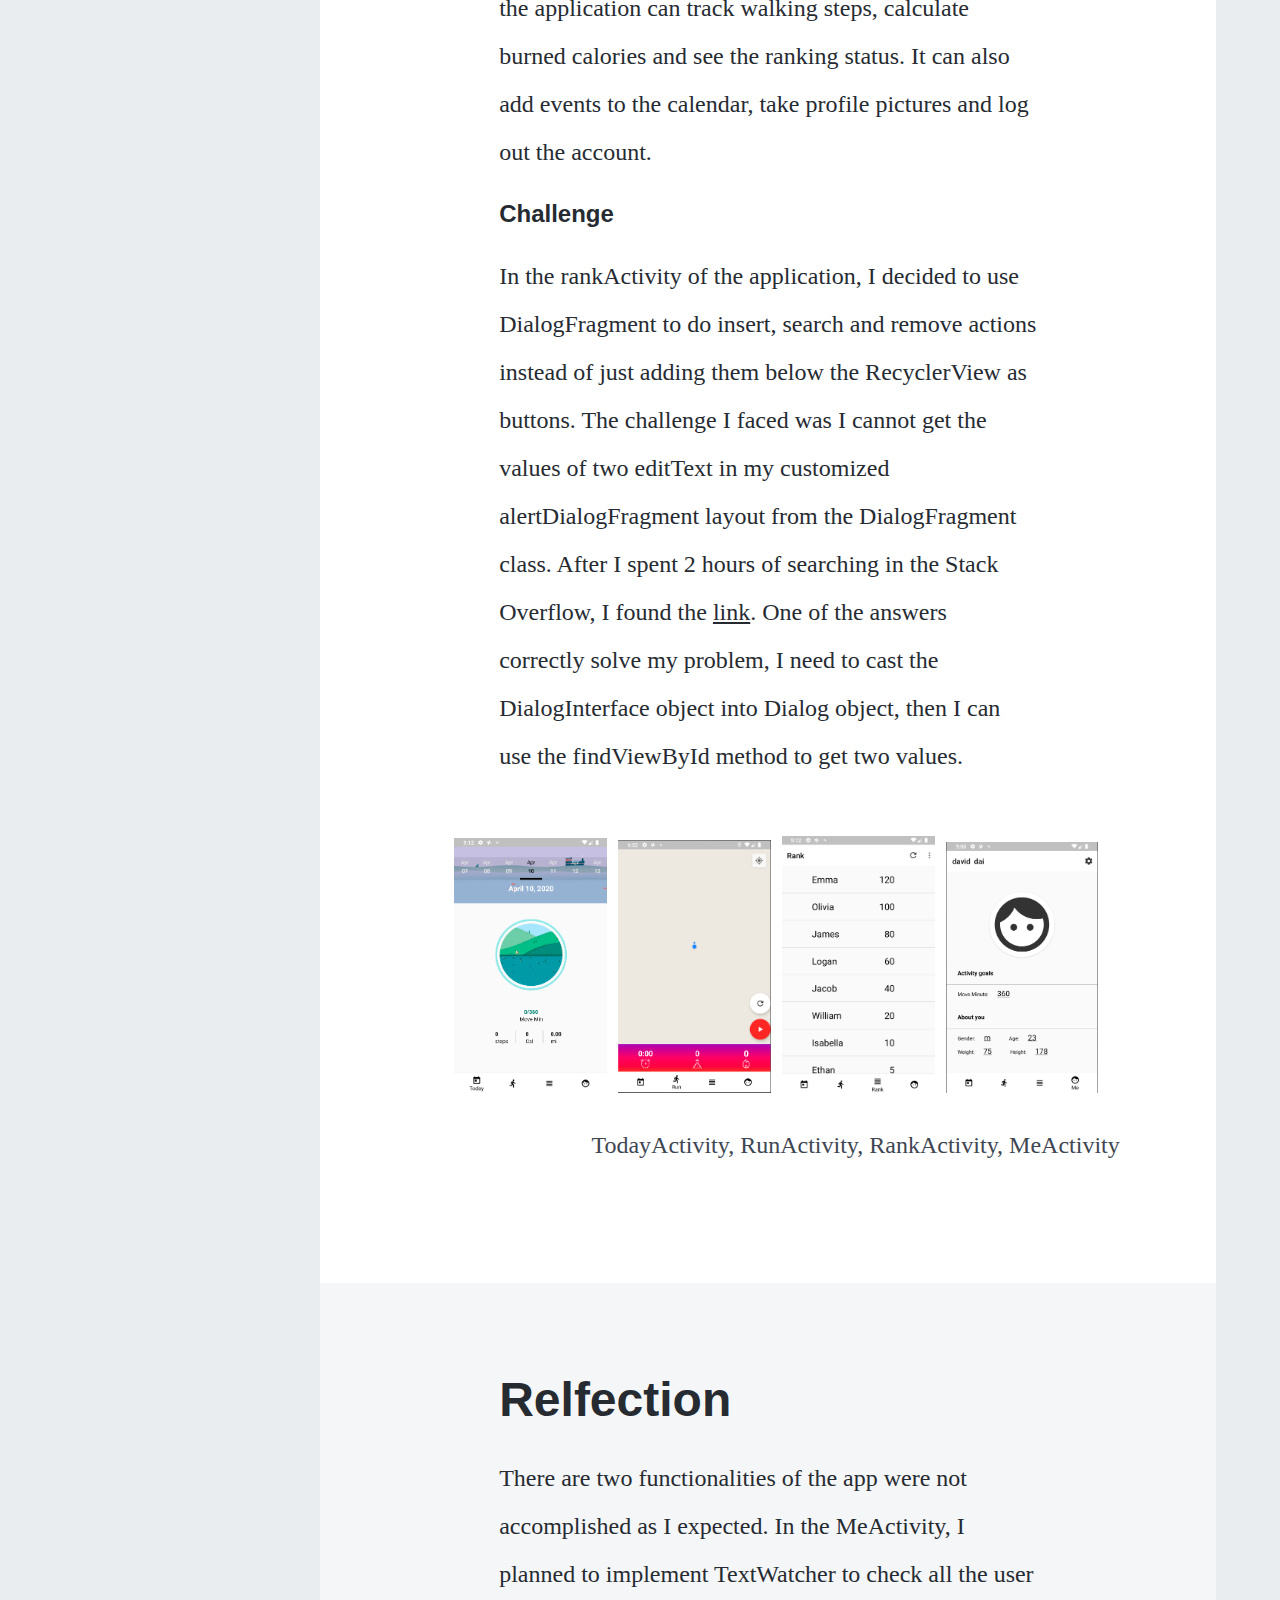
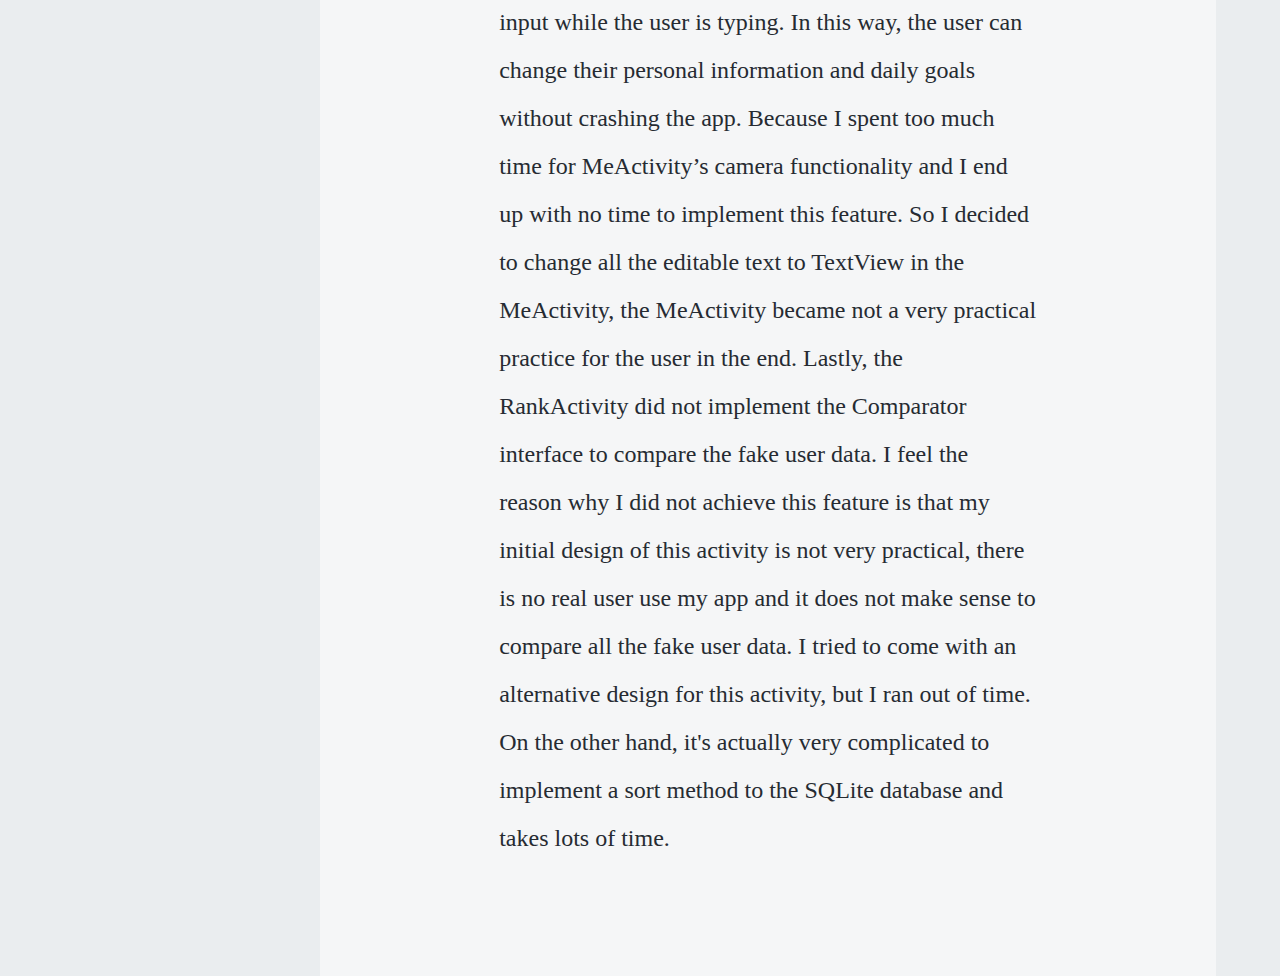
<file: project2.html>
<!DOCTYPE html>
<html lang="en">

<head>
    <meta charset="UTF-8">
    <meta name="viewport" content="width=device-width, initial-scale=1.0">

    <!-- import grid file -->
    <link href="css/grid.css" rel="stylesheet">

    <!-- import project2 file -->
    <link href="css/project2.css" rel="stylesheet">

    <title>David Dai | Steps</title>
</head>

<body>
    <!-- 1/5 and 4/5 layout -->
    <div class="grid">

        <!-- 1/5 -->
        <div class="grid-col-1of5">
            <header>

                <!-- main nav -->
                <nav class="main-nav">
                    <ul>
                        <li><a href="index.html#home"><img src="icon/logo.png" alt="my logo icon"></a></li>
                        <li><a href="index.html#home">Home</a></li>
                        <li><a href="index.html#about-me">About Me</a></li>
                        <li><a href="index.html#project">Projects</a></li>
                        <li><a href="styleGuide.html">StyleGuide</a></li>
                        <li><a href="citation.html">Citation Page</a></li>
                        <li><a href="index.html#contact">Contact</a></li>
                    </ul>
                </nav>

            </header>
        </div>

        <!-- 4/5 -->
        <div class="grid-col-4of5 main-content">

            <!-- intro section -->
            <section id="intro">
                <h2>Track Your Steps</h2>
                <p>Steps is a step tracker app which helps the user to track walking steps but also calories. Beyond its
                    tracking functionalities, Steps can also navigate the user through its map feature.</p>

                <a class="final-link" href="https://github.com/mallocfreeMe/IAT359_Steps" target="_blank">Clik here to
                    see ​the Repo</a>
            </section>

            <div id="intro-img">
                <img src="img/project2/1.png" alt="Steps loading screen">
            </div>

            <section id="intro-content">

                <div class="top">
                    <h2>Purpose of the Application</h2>
                    <p> In this day and age, most of the people do not have enough exercises to stay healthy because of
                        time
                        limits, places limits and so on. There is a practical need for the application, the ‘Steps’
                        provides
                        a platform for these people to track walking steps, provides exercises feedbacks, and encourage
                        them
                        to walk more by competing with others.</p>
                </div>

            </section>

            <section id="design-challenge">
                <h2>Design Challenge</h2>
                <p> When the user opens the application for the first time, it will ask the user a set of questions to
                    collect
                    personal data. Then the system will generate customized walking steps for the user to complete on a
                    daily basis. The application has two main functionalities, one is tracking walking steps and another
                    one is to track running steps. The walking step is tracked automatically, and the running steps need
                    to be activated manually whenever the user presses the button. Additionally, it has a walking step
                    ranking page for every registered user, and it is intended to use competitions to encourage the user
                    to do more exercises.</p>

                <div class="bottom">
                    <img class="sign-img" src="img/project2/2.png" alt="landing screen">
                    <img class="register-img" src="img/project2/3.png" alt="register screen">

                    <p class="img-caption">Log in screen and register screen.</p>
                </div>
            </section>

            <section id="role">
                <h2>My role</h2>

                <img src="img/project2/6.png" alt="codes image">
                <p>Steps is an individual assignment I created and designed in Android development class. It was made
                    in three
                    interations, and in each iteration, I used XML to structure the layout and wrote Java codes to
                    implemnet the functionalities.</p>
            </section>

            <section id="wave1">
                <h2>Milestone 1</h2>

                <h3>Overview of the project</h3>
                <p>
                    Steps will have a menu bar on the bottom of the application, and it has four buttons include
                    ‘Today,’ ‘Run,’ ‘Rank,’ ‘Me.’ Whenever the user presses these buttons, they will bring the user to
                    the corresponding page. The ‘Today’ page is for recording today’s walking steps and calculating
                    other basic data like how many calories the user burned today. The ‘Run’ Page is designed to record
                    the user’s running data include the duration, the distance and so on. The ‘Rank’ page is to display
                    a ranking list for the user’s walking steps, and the list includes all the registered user. Finally,
                    the ‘Me’ page is the place for the user to customize the settings for the application. Compare with
                    other similar step tracker applications on the market, and it has extra features like track running
                    steps which can avoid user to download another application to do the job whenever the user wants to
                    running rather than walking. It comes with a customized walking plan for the user based on the
                    personal information, it can help the user to lose weight more efficient compared with other similar
                    applications, and that is why it is useful. It is also an interesting project because it has a
                    ranking page for the registered user to compete with each other, the user will enjoy more the
                    application if they compete with their friends, family members.
                </p>

                <div class="paper">
                    <img src="img/project2/paper/1.png" alt="image of a sitemap">
                </div>

                <h3>Basic Functionality</h3>
                <p>When the user logs in the application for the first time, it will ask the user to complete a set of
                    questions to collect personal data in order to make a customized walking plan on a daily basis. The
                    application has two activities at this stage which are todayActivity, runActivity. The todayActivity
                    can do basic

                    walking steps counting, calories calculation. The runActivity can be triggered whenever the user
                    presses the button on the runActivity page. It can count the running duration, running distance, and
                    it also can calculate calories.</p>

                <h3>Standard Functionality</h3>
                <p>It comes with two new activities which are rankActivity, meActivity. The rankActivity compare all the
                    hard code users with the actual user in the rankActivity page, and the rank list should be refreshed
                    every day. The meActivity is the place for user to change settings, profile. Moreover, the
                    todayActivity will be implemented a new feature which is get weather information from other
                    apps/websites. Lastly, the runActivity also will be implemented a new feature which navigates the
                    user through google map while the user is running.</p>

                <h3>Bonus Functionality</h3>
                <p>At this stage, the meActivity will have a new feature which is showing multiple graphs based on the
                    user’s progress and some hard code data. If I still have time, I will let the todayActivity send a
                    notification to the user when it received weather warnings like “It is going to rain after 30
                    minutes”.
                </p>

            </section>

            <section id="wave2">
                <div class="top">
                    <h2>Milestone 2</h2>
                    <h3>Progress Report</h3>
                    <p>At this stage, the application can handle registration, collecting personal data and login
                        service.
                        Moreover, the application can track walking steps, calculate burned calories and see the ranking
                        status. It can also add events to the calendar, take profile pictures and log out the account.
                    </p>
                    <h3>Challenge</h3>
                    <p>In the rankActivity of the application, I decided to use DialogFragment to do insert, search and
                        remove actions instead of just adding them below the RecyclerView as buttons. The challenge I
                        faced
                        was I cannot get the values of two editText in my customized alertDialogFragment layout from the
                        DialogFragment class. After I spent 2 hours of searching in the Stack Overflow, I found the
                        <a href="https://stackoverflow.com/questions/12799751/android-how-do-i-retrieve-edittext-gettext-in-custom-alertdialog" target="_blank">link</a>. One of the
                        answers
                        correctly solve my problem,
                        I need to cast the DialogInterface object into Dialog object, then I can use the findViewById
                        method
                        to get two values.</p>
                </div>

                <div class="bottom">
                    <img src="img/project2/digital/1.png" alt="todayActivity screen">
                    <img src="img/project2/digital/2.png" alt="runActivity screen">
                    <img src="img/project2/digital/3.png" alt="rankActivity screen">
                    <img id="special-img" src="img/project2/digital/4.png" alt="meActivity">

                    <p class="wave2-caption">TodayActivity, RunActivity, RankActivity, MeActivity</p>
                </div>
            </section>

            <section id="reflection">
                <h2>Relfection</h2>
                <p>
                    There are two functionalities of the app were not accomplished as I expected. In the MeActivity, I
                    planned to implement TextWatcher to check all the user input while the user is typing. In this way,
                    the user can change their personal information and daily goals without crashing the app. Because I
                    spent too much time for MeActivity’s camera functionality and I end up with no time to implement
                    this feature. So I decided to change all the editable text to TextView in the MeActivity, the
                    MeActivity became not a very practical practice for the user in the end. Lastly, the RankActivity
                    did not implement the Comparator interface to compare the fake user data. I feel the reason why I
                    did not achieve this feature is that my initial design of this activity is not very practical, there
                    is no real user use my app and it does not make sense to compare all the fake user data. I tried to
                    come with an alternative design for this activity, but I ran out of time. On the other hand, it's
                    actually very complicated to implement a sort method to the SQLite database and takes lots of time.
                </p>
            </section>
        </div>
    </div>

</body>

</html>
</file>
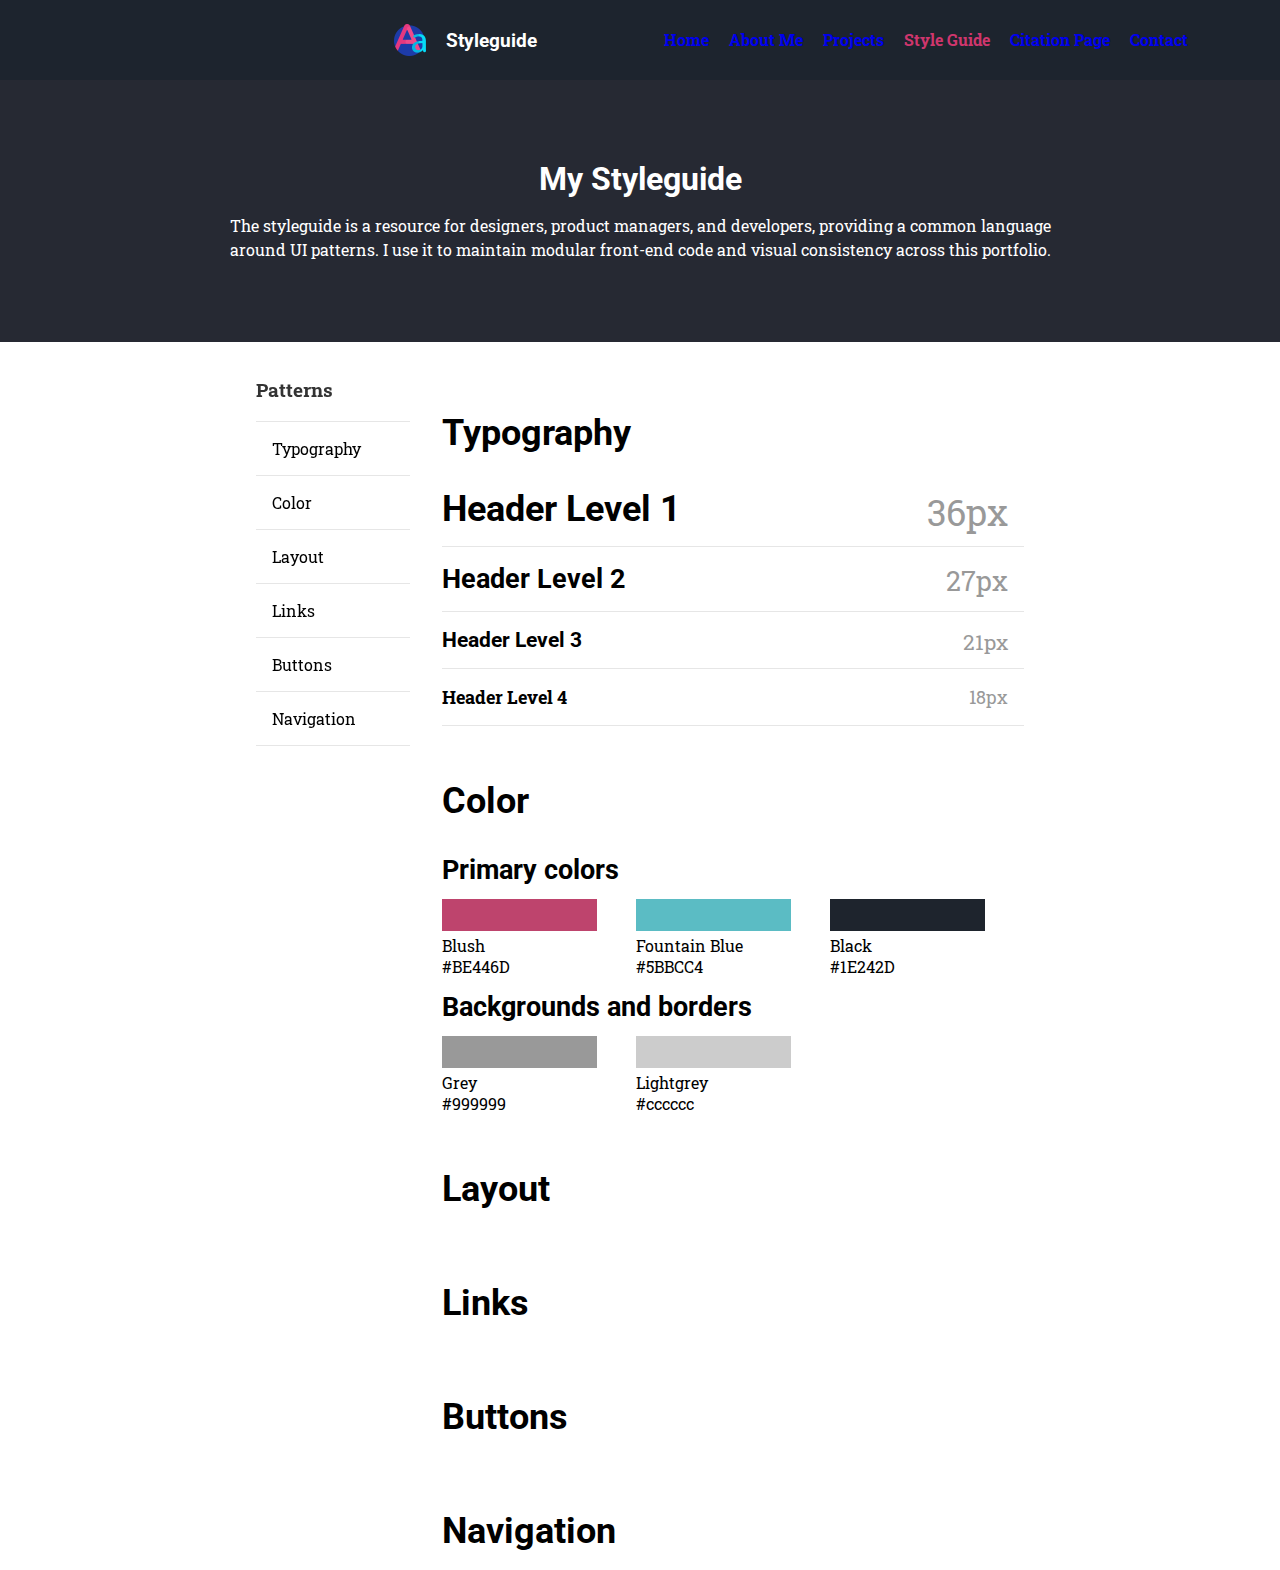
<file: styleGuide.html>
<!DOCTYPE html>
<html lang="en">

<head>
    <meta charset="UTF-8">
    <meta name="viewport" content="width=device-width, initial-scale=1.0">

    <!-- import google font api -->
    <link href="https://fonts.googleapis.com/css?family=Roboto%7CRoboto+Slab&display=swap" rel="stylesheet">

    <!-- import grid css file -->
    <link href="css/grid.css" rel="stylesheet">

    <!-- import main css file -->
    <link href="css/main.css" rel="stylesheet">

    <!-- import main css file -->
    <link href="css/styleGuide.css" rel="stylesheet">

    <title>David Dai | Style Guide</title>

</head>

<body>
    <header class="nav-section">
        <a href="index.html"><img src="icon/logo.png" alt="my logo"></a>
        <h1>Styleguide</h1>
        <nav>
            <ul>
                <li><a href="index.html#home">Home</a></li>
                <li><a href="index.html#about-me">About Me</a></li>
                <li><a href="index.html#project">Projects</a></li>
                <li><a id="active-link" href="styleGuide.html">Style Guide</a></li>
                <li><a href="citation.html">Citation Page</a></li>
                <li><a href="index.html#contact">Contact</a></li>
            </ul>
        </nav>
    </header>

    <div class="head-section">
        <h1>My Styleguide</h1>
        <p>The styleguide is a resource for designers, product managers, and developers, providing a common language
            <br> around UI patterns. I use it to maintain modular front-end code and visual consistency across this
            portfolio.</p>
    </div>

    <div class="grid body">
        <div class="grid-col-1of5"></div>

        <div class="grid-col-3of5">

            <div class="grid">

                <div class="grid-col-1of5 side-nav">
                    <ul>
                        <li id="side-nav-heading">Patterns</li>
                        <li><a href="#typo-section">Typography</a></li>
                        <li><a href="#color-section">Color</a></li>
                        <li><a href="#layout-section">Layout</a></li>
                        <li><a href="#links-section">Links</a></li>
                        <li><a href="#buttons-section">Buttons</a></li>
                        <li><a href="#nav-section">Navigation</a></li>
                    </ul>
                </div>

                <div class="grid-col-4of5 main-content">

                    <section id="typo-section">
                        <h1 class="section-name">Typography</h1>

                        <div class="typo-unit">
                            <h1 class="typo-heading">Header Level 1</h1>
                            <span id="typo-heading-size1" class="typo-heading-size">36px</span><br>
                        </div>

                        <div class="typo-unit">
                            <h2 class="typo-heading">Header Level 2</h2>
                            <span  id="typo-heading-size2" class="typo-heading-size">27px</span><br>
                        </div>

                        <div class="typo-unit">
                            <h3 class="typo-heading">Header Level 3</h3>
                            <span id="typo-heading-size3" class="typo-heading-size">21px</span><br>
                        </div>

                        <div class="typo-unit">
                            <h4 class="typo-heading">Header Level 4</h4>
                            <span id="typo-heading-size4" class="typo-heading-size">18px</span>
                        </div>
                    </section>

                    <section id="color-section">
                        <h1 class="section-name">Color</h1>

                        <h2 class="color-heading2">Primary colors</h2>

                        <div class="grid">
                            <div class="grid-col-1of3 color-box">
                                <p id="color-box1"></p>
                                <p>Blush</p>
                                <p>#BE446D</p>
                            </div>

                            <div class="grid-col-1of3 color-box">
                                <p id="color-box2"></p>
                                <p>Fountain Blue</p>
                                <p>#5BBCC4</p>
                            </div>

                            <div class="grid-col-1of3 color-box">
                                <p id="color-box3"></p>
                                <p>Black</p>
                                <p>#1E242D</p>
                            </div>
                        </div>

                        <h2 class="color-heading2">Backgrounds and borders</h2>

                        <div class="grid">
                            <div class="grid-col-1of3 color-box">
                                <p id="color-box4"></p>
                                <p>Grey</p>
                                <p>#999999</p>
                            </div>

                            <div class="grid-col-1of3 color-box">
                                <p id="color-box5"></p>
                                <p>Lightgrey</p>
                                <p>#cccccc</p>
                            </div>

                            <div class="grid-col-1of3"></div>
                        </div>
                    </section>

                    <section id="layout-section">
                        <h1 class="section-name">Layout</h1>

                    </section>

                    <section id="links-section">
                        <h1 class="section-name">Links</h1>
                    </section>

                    <section id="buttons-section">
                        <h1 class="section-name">Buttons</h1>
                    </section>

                    <section id="nav-section"> 
                        <h1 class="section-name">Navigation</h1>
                    </section>
                </div>

            </div>

        </div>

        <div class="grid-col-1of5"></div>
    </div>

</body>

</html>
</file>
<file: css/grid.css>
*, *::before, *::after {
    box-sizing: border-box;
    margin: 0;
    padding: 0;
}

.grid {
    display: flex;
    flex-flow: row wrap;
    justify-content: space-around;
}

.grid-col-1of2 {
    flex: 1 1 50%;
}

.grid-col-1of3 {
    flex: 1 1 33.33%;
}

.grid-col-1of4 {
    flex: 1 1 25%;
}

.grid-col-1of5 {
    flex: 1 1 20%;
}

.grid-col-3of5 {
    flex: 1 1 60%;
}

.grid-col-4of5 {
    flex: 1 1 80%;
}
</file>
<file: css/project1.css>
body {
    background-color: #EAEDEF;
}

.menu-button {
    color: black;
}

#intro {
    text-align: center;
    background-color: #1B1E23;
    color: white;
    height: 95vh;
    padding-right: 10%;
    padding-left: 10%;
    padding-top: 20%;
}

#intro h2 {
    font-size: 4em;
    padding-bottom: 5%;
}

#intro p {
    padding-right: 15%;
    padding-left: 15%;
    line-height: 2em;
    font-size: 1.5em;
}

#intro-img {
    background-color: black;
}

#intro-img img {
    margin-top: 4em;
    margin-bottom: 4em;
    margin-left: 35%;
    width: 28%;
    height: auto;
}

#intro-content {
    background-color: white;
    padding-top: 10%;
    padding-bottom: 10%;
    color: #262B32;
}

#intro-content .top {
    padding-left: 20%;
    padding-right: 20%;
}

#intro-content h2 {
    font-size: 3em;
    padding-bottom: 5%;
}

#intro-content p {
    font-size: 1.5em;
    line-height: 2em;
    padding-bottom: 1em;
}

#intro-content #special-p {
    padding-bottom: 4em;
}

#intro-content .bottom {
    padding-left: 10%;
    padding-right: 5%;
}

#intro-content img {
    margin-right: 5%;
    width: 28%;
    height: auto;
}

#intro-content #special-img {
    margin-right: 0%;
}

#intro-content .img-caption {
    text-align: center;
    color: #3E4652;
    font-size: 1em;
    padding-top: 1em;
}

#design-challenge {
    padding-top: 10%;
    padding-bottom: 10%;
    padding-left: 20%;
    padding-right: 20%;
    background-color: #F5F6F7;
    color: #262B32;
}

#design-challenge h2 {
    font-size: 3em;
    padding-bottom: 5%;
}

#design-challenge h3 {
    font-size: 1.5em;
    padding-bottom: 5%;
}

#design-challenge p {
    font-size: 1.5em;
    line-height: 2em;
    padding-bottom: 1em;
}

#design-challenge ol {
    padding-left: 1.5em;
    padding-bottom: 5%;
}

#design-challenge ol li {
    font-size: 1.5em;
    line-height: 2em;
}

#role {
    padding-top: 10%;
    padding-bottom: 10%;
    padding-left: 20%;
    padding-right: 20%;
    background-color: white;
    color: #262B32;
}

#role h2 {
    font-size: 3em;
    padding-bottom: 5%;
}

#role p {
    font-size: 1.5em;
    line-height: 2em;
    padding-bottom: 1em;
}

#wave1 {
    padding-top: 10%;
    padding-bottom: 10%;
    background-color: #F5F6F7;
    color: #262B32;
    padding-left: 20%;
    padding-right: 20%;
}

#wave1 h2 {
    font-size: 3em;
    padding-bottom: 5%;
}

#wave1 p {
    font-size: 1.5em;
    line-height: 2em;
    padding-bottom: 1em;
}

#wave1 img {
    margin-top: 4em;
    width: 100%;
    height: auto;
}
</file>
<file: css/project2.css>
/* remove the default styles */

* {
    box-sizing: border-box;
}

h1, h2, h3 {
    font-family: 'Roboto', sans-serif;
}

body {
    font-family: 'Roboto Slab', serif;
    margin: 0;
    padding: 0;
    background-color: #EAEDEF;
}

/* styling the main nav */

.main-nav {
    padding-top: 4em;
    text-align: center;
    font-family: 'Roboto', sans-serif;
    font-size: 1.5em;
    font-weight: 500;
    line-height: 2em;
}

.main-nav img {
    width: 3em;
    height: 3em;
}

.main-nav a {
    text-decoration: none;
}

.main-nav a:visited {
    color: black;
}

.main-nav a:hover {
    color: #C8356A;
    text-decoration: underline;
}

.main-nav a:active {
    color: black;
}

/* styling the right column */

.main-content {
    padding-right: 5%;
    padding-left: 5%;
}

/* styling the intro section */

#intro {
    text-align: center;
    background-color: #1B1E23;
    color: white;
    height: 95vh;
    padding-right: 10%;
    padding-left: 10%;
    padding-top: 20%;
}

#intro h2 {
    font-size: 4em;
    padding-bottom: 5%;
}

#intro p {
    padding-right: 15%;
    padding-left: 15%;
    line-height: 2em;
    font-size: 1.5em;
}

.final-link {
    display: inline-block;
    padding-top: 2em;
}

.final-link:visited {
    color: #505A69;
}

.final-link:hover {
    color: #C8356A;
}

.final-link:active {
    color: #505A69;
}

/* styling intro img section */

#intro-img {
    background-color: black;
}

#intro-img img {
    margin-top: 4em;
    margin-bottom: 4em;
    margin-left: 35%;
    width: 28%;
    height: auto;
}

/* styling intro content section */

#intro-content {
    background-color: white;
    padding-top: 10%;
    padding-bottom: 10%;
    color: #262B32;
}

#intro-content .top {
    padding-left: 20%;
    padding-right: 20%;
}

#intro-content h2 {
    font-size: 3em;
    padding-bottom: 5%;
}

#intro-content p {
    font-size: 1.5em;
    line-height: 2em;
    padding-bottom: 1em;
}

/* styling design challenge section */

#design-challenge {
    padding-top: 10%;
    padding-bottom: 10%;
    padding-left: 20%;
    padding-right: 20%;
    background-color: #F5F6F7;
    color: #262B32;
}

#design-challenge h2 {
    font-size: 3em;
    padding-bottom: 5%;
}

#design-challenge p {
    font-size: 1.5em;
    line-height: 2em;
    padding-bottom: 1em;
}

.bottom img {
    width: 30%;
    height: auto;
}

.sign-img {
    margin-left: 15%;
}

.register-img {
    margin-left: 3%;
}

.bottom .img-caption {
    text-align: center;
    color: #3E4652;
    font-size: 1em;
    padding-top: 1em;
}

/* styling my role section */

#role {
    padding-top: 10%;
    padding-bottom: 10%;
    padding-left: 20%;
    padding-right: 20%;
    background-color: white;
    color: #262B32;
}

#role h2 {
    font-size: 3em;
    padding-bottom: 5%;
}

#role img {
    width: 100%;
    height: auto;
}

#role p {
    padding-top: 5%;
    font-size: 1.5em;
    line-height: 2em;
    padding-bottom: 1em;
}

/* styling wave 1 section */

#wave1 {
    padding-top: 10%;
    padding-bottom: 10%;
    background-color: #F5F6F7;
    color: #262B32;
    padding-left: 20%;
    padding-right: 20%;
}

#wave1 h2 {
    font-size: 3em;
    padding-bottom: 5%;
}

#wave1 h3 {
    font-size: 1.5em;
    padding-bottom: 1em;
}

#wave1 p {
    font-size: 1.5em;
    line-height: 2em;
    padding-bottom: 1em;
}

.paper {
    text-align: center;
}

.paper img {
    width: 40%;
    height: auto;
    margin-bottom: 2em;
}

/* styling wave 2 section */

#wave2 {
    color: #262B32;
    background-color: white;
    padding-top: 10%;
    padding-bottom: 10%;
}

#wave2 .top {
    padding-left: 20%;
    padding-right: 20%;
}

#wave2 h3 {
    padding-bottom: 1em;
    font-size: 1.5em;
}

#wave2 a {
    color: #262B32;
}

#wave2 a:visited {
    color: black;
}

#wave2 a:hover {
    color: #C8356A;
    text-decoration: underline;
}

#wave2 a:active {
    color: black;
}

#wave2 .bottom {
    padding-left: 15%;
    padding-top: 2em;
}

#wave2 .bottom img {
    margin-right: 1%;
    width: 20%;
    height: auto;
}

#special-img {
    margin-left: 0;
}

.wave2-caption {
    padding-left: 18%;
    color: #3E4652;
    font-size: 1em;
    padding-top: 1em;
}

/* styling reflection section */

#reflection {
    color: #262B32;
    background-color: #F5F6F7;
    padding-left: 20%;
    padding-right: 20%;
    padding-top: 10%;
    padding-bottom: 10%;
}

#wave2 h2, #reflection h2 {
    font-size: 3em;
    padding-bottom: 5%;
}

#wave2 p, #reflection p {
    font-size: 1.5em;
    line-height: 2em;
    padding-bottom: 1em;
}

/* styling for small devices */

@media(max-width: 60em) {
    .grid-col-1of5 {
        flex: 1 1 100%;
    }
    .grid-col-4of5 {
        flex: 1 1 100%;
    }
    /* styling the main nav */
    .main-nav {
        padding-top: 1em;
        padding-bottom: 1em;
    }
    .main-nav img {
        width: 2em;
        height: 2em;
    }
    /* styling the right column */
    .main-content {
        padding-right: 0;
        padding-left: 0;
    }
    /* styling the intro section */
    #intro {
        height: auto;
        padding-right: 10%;
        padding-left: 10%;
        padding-top: 10%;
        padding-bottom: 10%;
    }
    #intro h2 {
        font-size: 2em;
        padding-bottom: 5%;
    }
    #intro p {
        padding-right: 5%;
        padding-left: 5%;
        line-height: 1.5em;
        font-size: 1em;
    }
    .final-link {
        display: inline-block;
        padding-top: 1em;
    }
    .final-link:visited {
        color: #505A69;
    }
    .final-link:hover {
        color: #C8356A;
    }
    .final-link:active {
        color: #505A69;
    }
    /* styling intro img section */
    #intro-img {
        background-color: black;
    }
    #intro-img img {
        margin-top: 4em;
        margin-bottom: 4em;
        margin-left: 32%;
        width: 40%;
        height: auto;
    }
    /* styling intro content section */
    #intro-content {
        background-color: white;
        padding-top: 10%;
        padding-bottom: 10%;
        color: #262B32;
    }
    #intro-content .top {
        padding-left: 10%;
        padding-right: 10%;
    }
    #intro-content h2 {
        font-size: 2em;
        padding-bottom: 5%;
    }
    #intro-content p {
        font-size: 1em;
        line-height: 1.5em;
        padding-bottom: 1em;
    }
    /* styling design challenge section */
    #design-challenge {
        padding-top: 10%;
        padding-bottom: 10%;
        padding-left: 10%;
        padding-right: 10%;
        background-color: #F5F6F7;
        color: #262B32;
    }
    #design-challenge h2 {
        font-size: 2em;
        padding-bottom: 5%;
    }
    #design-challenge p {
        font-size: 1em;
        line-height: 1.5em;
        padding-bottom: 1em;
    }
    .bottom img {
        width: 40%;
        height: auto;
    }
    .sign-img {
        margin-left: 8%;
    }
    .register-img {
        margin-left: 3%;
    }
    .bottom .img-caption {
        text-align: center;
        color: #3E4652;
        font-size: 0.8em;
        padding-top: 1em;
    }
    /* styling my role section */
    #role {
        padding-top: 10%;
        padding-bottom: 10%;
        padding-left: 10%;
        padding-right: 10%;
        background-color: white;
        color: #262B32;
    }
    #role h2 {
        font-size: 2em;
        padding-bottom: 5%;
    }
    #role img {
        width: 100%;
        height: auto;
    }
    #role p {
        padding-top: 5%;
        font-size: 1em;
        line-height: 1.5em;
        padding-bottom: 1em;
    }
    /* styling wave 1 section */
    #wave1 {
        padding-top: 10%;
        padding-bottom: 10%;
        background-color: #F5F6F7;
        color: #262B32;
        padding-left: 10%;
        padding-right: 10%;
    }
    #wave1 h2 {
        font-size: 2em;
        padding-bottom: 5%;
    }
    #wave1 h3 {
        font-size: 1.5em;
        padding-bottom: 1em;
    }
    #wave1 p {
        font-size: 1em;
        line-height: 1.5em;
        padding-bottom: 1em;
    }
    .paper {
        text-align: center;
    }
    .paper img {
        width: 70%;
        height: auto;
        margin-bottom: 2em;
        margin-top: 1em;
    }
    /* styling wave 2 section */
    #wave2 {
        color: #262B32;
        background-color: white;
        padding-top: 10%;
        padding-bottom: 10%;
    }
    #wave2 .top {
        padding-left: 10%;
        padding-right: 10%;
    }
    #wave2 h3 {
        padding-bottom: 1em;
        font-size: 1.5em;
    }
    #wave2 a {
        color: #262B32;
    }
    #wave2 a:visited {
        color: black;
    }
    #wave2 a:hover {
        color: #C8356A;
        text-decoration: underline;
    }
    #wave2 a:active {
        color: black;
    }
    #wave2 .bottom {
        padding-left: 10%;
        padding-top: 2em;
    }
    #wave2 .bottom img {
        margin-right: 1%;
        width: 20%;
        height: auto;
    }
    #special-img {
        margin-left: 0;
    }
    .wave2-caption {
        padding-left: 5%;
        color: #3E4652;
        font-size: 0.8em;
        padding-top: 1em;
    }
    /* styling reflection section */
    #reflection {
        color: #262B32;
        background-color: #F5F6F7;
        padding-left: 10%;
        padding-right: 10%;
        padding-top: 10%;
        padding-bottom: 10%;
    }
    #wave2 h2, #reflection h2 {
        font-size: 2em;
        padding-bottom: 5%;
    }
    #wave2 p, #reflection p {
        font-size: 1em;
        line-height: 1.5em;
        padding-bottom: 1em;
    }
}
</file>
<file: css/main.css>
/* remove the default styles */

* {
    box-sizing: border-box;
}

h1, h2, h3 {
    font-family: 'Roboto', sans-serif;
}

body {
    font-family: 'Roboto Slab', serif;
    margin: 0;
    padding: 0;
}

/* styling main nav */

.main-nav {
    height: 100vh;
    width: 0;
    position: fixed;
    background-color: black;
    /* hide all the links */
    overflow-x: hidden;
    transition: 0.5s;
    z-index: 3;
}

.hide-menu-button {
    float: right;
    width: 2em;
    height: 2em;
    margin-top: 1em;
    margin-right: 1em;
}

.hide-menu-button:hover {
    cursor: pointer;
    content: url("../icon/close-hover.png");
}

.main-nav-links {
    position: relative;
    top: 25%;
    width: 100%;
    text-align: center;
    margin-top: 2em;
}

.main-nav-links a {
    padding: 0.5em;
    text-decoration: none;
    font-size: 2em;
    color: #818181;
    display: block;
    transition: 0.3s;
}

.main-nav-links a:hover {
    color: #f1f1f1;
}

/* styling intro section */

.intro-section {
    width: 100vw;
    height: 100vh;
}

.menu-button {
    outline: none;
    font-size: 1.5rem;
    float: right;
    text-decoration: none;
    background-color: transparent;
    border: none;
    color: white;
    margin-top: 1em;
    margin-right: 1em;
    z-index: 2;
}

.menu-button:hover {
    color: #C8356A;
    cursor: pointer;
    text-decoration: underline;
}

.intro-heading1 {
    color: white;
    padding-top: 40vh;
    font-size: 3rem;
    text-align: center;
    padding-bottom: 1em;
}

.my-name {
    color: #C8356A;
}

.next-button {
    border: solid 0.1em white;
    padding: 1em;
    color: white;
    text-decoration: none;
    text-align: center;
    position: absolute;
    left: 46vw;
}

.next-button:hover {
    background-color: #5CBFC7;
}

/* end of styling intro section */

/* styling about me section */

.about-me-section {
    width: 100vw;
    height: auto;
    padding-left: 25%;
    padding-right: 25%;
    padding-bottom: 10%;
}

.about-me-section button {
    color: black;
}

.about-me-heading1 {
    text-decoration: underline;
    padding-top: 10vh;
    font-size: 3rem;
    text-align: center;
}

.my-quality {
    padding-top: 10vh;
    text-align: center;
}

.my-quality img {
    width: 6em;
    height: 6em;
}

/* styling for bio */

.my-bio-skills {
    padding-top: 10vh;
}

.my-bio {
    text-align: center;
}

.my-bio img {
    padding-bottom: 2vh;
    width: 20%;
    height: auto;
}

.my-bio h2 {
    padding-bottom: 2vh;
}

/* end of styling about me section */

/* styling project section */

.project-section {
    padding-left: 25%;
    padding-right: 25%;
    width: 100vw;
    height: auto;
    padding-bottom: 10%;
    background-color: #F5F5F5;
}

.project-heading1 {
    text-decoration: underline;
    padding-top: 10vh;
    padding-bottom: 10vh;
    font-size: 3rem;
    text-align: center;
}

#project1-box {
    padding-right: 2.5%;
    position: relative;
}

#project2-box {
    padding-left: 2.5%;
    position: relative;
}

.project-thumnail img {
    width: 100%;
    height: 100%;
}

.project-thumnail:hover img {
    filter: brightness(0) invert(0.9);
}

.project-description {
    position: absolute;
    display: none;
}

#project1-box .project-description {
    top: 20%;
    left: 35%;
}

#project1-box .project-description h2 {
    text-align: center;
    padding-bottom: 1em;
}

#project1-box .project-description a {
    text-decoration: none;
    margin-left: 5%;
}

#project1-box .project-description p {
    text-align: center;
    color: #C8356A;
    padding-bottom: 5em;
}

#project2-box .project-description {
    top: 0;
}

#project2-box .project-description {
    top: 20%;
    left: 35%;
}

#project2-box .project-description h2 {
    text-align: center;
    padding-bottom: 1em;
}

#project2-box .project-description p {
    text-align: center;
    color: #C8356A;
    padding-bottom: 5em;
}

#project2-box .project-description a {
    text-decoration: none;
    margin-left: 5%;
}

.project-thumnail:hover .project-description {
    display: block;
}

.project-link {
    text-align: center;
    padding-left: 1em;
    padding-right: 1em;
    padding-top: 0.5em;
    padding-bottom: 0.5em;
    border: solid 0.2em #C8356A;
    color: black;
}

.project-link:visited {
    color: black;
}

.project-link:hover {
    background-color: #C8356A;
    color: white;
}

/* end of styling project section */

/* styling footer */

footer {
    padding-top: 1em;
    padding-bottom: 1em;
    background-color: #1D242E;
    color: white;
    font-size: 1.5rem;
}

footer ul {
    text-align: center;
    list-style: none;
}

footer ul li {
    display: inline-block;
}

footer ul li img {
    margin-left: 0.5em;
    margin-right: 0.5em;
    width: 1.5em;
    height: 1.5em;
}

/* styling copyright text */

.copyright {
    padding-top: 1em;
    font-size: 0.5em;
    display: block;
}

/* end of styling footer */

/* styling for responsiveness */

@media(max-width: 40em) {
    /* intro section */
    body {
        overflow: visible;
    }
    .menu-button {
        font-size: 1.5em;
    }
    .main-nav-links a {
        font-size: 1em;
    }
    .hide-menu-button {
        width: 1em;
        height: 1em;
    }
    .intro-heading1 {
        font-size: 1.5em;
    }
    .next-button {
        padding: 0.5em;
        font-size: 1em;
        left: 28vw;
    }
    /* about me section */
    .about-me-section {
        padding-left: 1em;
        padding-right: 2em;
    }
    .about-me-heading1 {
        padding-top: 0.5em;
        padding-bottom: 1em;
        font-size: 2em;
    }
    .grid-col-1of3 {
        flex: 1 1 100%;
    }
    .my-quality {
        font-size: 0.8em;
        padding-top: 0;
    }
    .my-quality img {
        width: 5em;
        height: 5em;
    }
    .my-quality div {
        padding-bottom: 2em;
    }
    .my-bio-skills {
        font-size: 0.8em;
        padding-top: 1em;
    }
    .my-bio img {
        width: 30%;
    }
    /* project section */
    .project-heading1 {
        font-size: 2em;
        padding-top: 1em;
        padding-bottom: 2em;
    }
    .grid-col-1of2 {
        flex: 1 1 100%;
    }
    .project-section {
        padding-left: 1em;
        padding-right: 1em;
        height: auto;
        padding-bottom: 20%;
    }
    .project-thumnail {
        padding-bottom: 3em;
    }
    #project2-box {
        padding-left: 0;
    }
    #project2-box img {
        width: 97%;
    }
    #project1-box .project-description {
        top: 35%;
        left: 30%;
    }
    #project1-box .project-description h2 {
        font-size: 1em;
        display: none;
    }
    #project1-box .project-description p {
        font-size: 1em;
        padding-bottom: 1em;
        display: none;
    }
    #project1-box .project-description a {
        margin-left: 0%;
    }
    #project2-box .project-description {
        top: 35%;
        left: 30%;
    }
    #project2-box .project-description h2 {
        font-size: 1em;
        display: none;
    }
    #project2-box .project-description p {
        font-size: 1em;
        padding-bottom: 1em;
        font-size: 0.8em;
        margin-left: 5%;
        display: none;
    }
    #project2-box .project-description a {
        margin-left: 0%;
    }
    .project-link {
        padding: 0.5em;
        font-size: 1em;
    }
}

@media(max-width: 60em) {
    .about-me-section {
        padding-left: 5%;
        padding-right: 5%;
    }
    .project-section {
        padding-left: 5%;
        padding-right: 5%;
        padding-bottom: 20%;
    }
}

@media(max-width: 80em) {
    .about-me-section {
        padding-left: 10%;
        padding-right: 10%;
        padding-bottom: 15%;
    }
    .project-section {
        padding-left: 10%;
        padding-right: 10%;
        padding-bottom: 15%;
    }
}
</file>
<file: css/styleGuide.css>
/* main nav */

.nav-section {
    background-color: #1D242E;
    color: white;
    padding: 1.5em;
}

.nav-section img {
    vertical-align: middle;
    width: 2em;
    height: 2em;
    margin-left: 30%;
    margin-right: 1em;
    display: inline-block;
}

.nav-section h1 {
    font-size: 1.2em;
    vertical-align: middle;
    display: inline-block;
    padding-right: 10%;
}

.nav-section nav {
    display: inline-block;
}

.nav-section li {
    padding-right: 1em;
    display: inline;
}

#active-link {
    color: #CF366D;
}

.nav-section a {
    vertical-align: middle;
    text-decoration: none;
    font-weight: bold;
}

.nav-section a:visited {
    color: white;
}

.nav-section a:hover {
    color: #CF366D;
}

.nav-section a:active {
    color: #CF366D;
}

/* head section */

.head-section {
    background-color: #262933;
    color: white;
    padding-top: 5em;
    padding-bottom: 5em;
}

.head-section h1 {
    text-align: center;
    padding-bottom: 0.5em;
}

.head-section p {
    text-align: center;
    font-size: 1em;
    line-height: 24px;
}

/* body part */

.body {
    padding-top: 1em;
}

.side-nav ul {
    position: sticky;
    top: 0;
    list-style: none;
}

.side-nav ul li {
    font-size: 1em;
    padding-left: 1em;
    padding-right: 2em;
    padding-top: 1em;
    padding-bottom: 1em;
    border-bottom: solid thin #E6E6E6;
    color: #333333
}

#side-nav-heading {
    font-weight: bolder;
    padding-left: 0em;
    font-size: 1.2em;
}

.side-nav ul li a {
    text-align: center;
    text-decoration: none;
}

.side-nav ul li a:visited, .side-nav ul li a:link {
    color: black;
}

.side-nav ul li:hover {
    background-color: lightgray;
}

#side-nav-heading:hover {
    background-color: transparent;
}

.main-content {
    padding-left: 2em;
}

.section-name {
    padding-top: 1.5em;
    padding-bottom: 0.5em;
}

/* styling for typo section */

.typo-unit {
    border-bottom: solid thin #E6E6E6;
    padding: 1em;
    padding-left: 0;
}

.typo-heading {
    display: inline-block;
}

.typo-heading-size {
    vertical-align: baseline;
    float: right;
    color: #999999;
}

.main-content h1 {
    font-size: 36px;
}

#typo-heading-size1 {
    font-size: 36px;
}

.main-content h2 {
    font-size: 27px;
}

#typo-heading-size2 {
    font-size: 27px;
}


.main-content h3 {
    font-size: 21px;
}

#typo-heading-size3 {
    font-size: 21px;
}


.main-content h4 {
    font-size: 18px;
}

#typo-heading-size4 {
    font-size: 18px;
}


/* styling for color section */

.color-heading2 {
    padding-bottom: 0.5em;
    padding-top: 0.5em;
}

.color-box {
}

#color-box1 {
    background: #BE446D;
    padding-left: 40%;
    padding-right: 40%;
    padding-top: 1em;
    padding-bottom: 1em;
    display: inline-block;
    margin-right: 1em;
}

#color-box2 {
    background: #5BBCC4;
    padding-left: 40%;
    padding-right: 40%;
    padding-top: 1em;
    padding-bottom: 1em;
    display: inline-block;
    margin-right: 1em;
}

#color-box3 {
    background: #1E242D;
    padding-left: 40%;
    padding-right: 40%;
    padding-top: 1em;
    padding-bottom: 1em;
    display: inline-block;
    margin-right: 1em;
}

#color-box4 {
    background: #999999;
    padding-left: 40%;
    padding-right: 40%;
    padding-top: 1em;
    padding-bottom: 1em;
    display: inline-block;
    margin-right: 1em;
}

#color-box5 {
    background: #cccccc;
    padding-left: 40%;
    padding-right: 40%;
    padding-top: 1em;
    padding-bottom: 1em;
    display: inline-block;
    margin-right: 1em;
}

/* styling for layout section */
</file>
